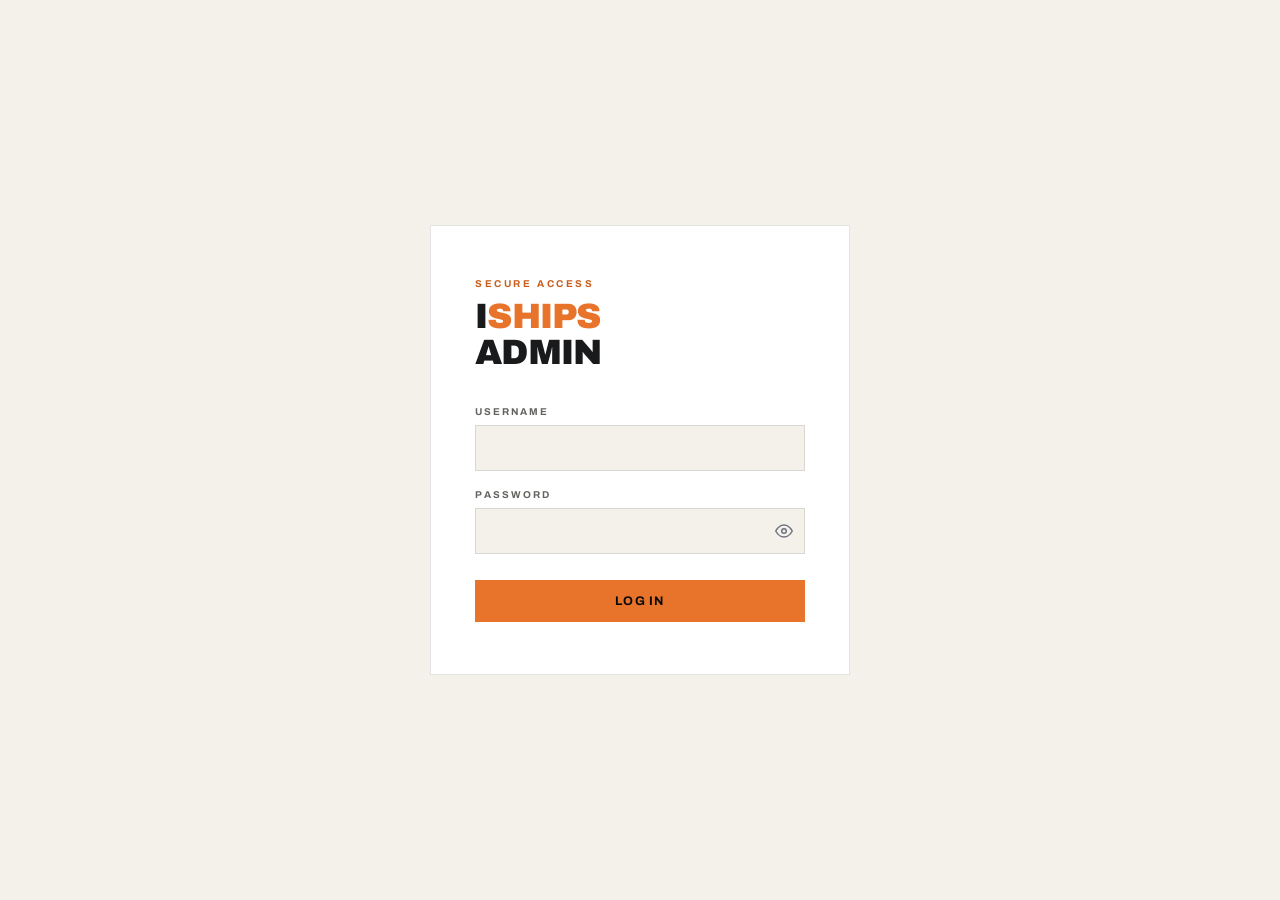
<file: admin.html>
<!DOCTYPE html>
<html lang="en">
<head>
  <meta charset="UTF-8">
  <meta name="viewport" content="width=device-width, initial-scale=1.0">
  <title>IShips Admin — Dashboard</title>
  <link rel="preconnect" href="https://fonts.googleapis.com">
  <link rel="preconnect" href="https://fonts.gstatic.com" crossorigin>
  <link href="https://fonts.googleapis.com/css2?family=Archivo:wght@400;600;700;800;900&family=Inter:wght@400;500;600&display=swap" rel="stylesheet">
  <style>
    :root {
      --bg:         #F4F1EA;
      --bg-2:       #ECE7DB;
      --bg-3:       #EDEAE4;
      --ink:        #191A1B;
      --muted:      #63645F;
      --amber:      #E8732B;
      --amber-lt:   #FF9A4D;
      --amber-dp:   #C85E1E;
      --line:       rgba(25,26,27,.12);
      --line-amb:   rgba(232,115,43,.35);
      --unread-bg:  #FFF8F3;
      --unread-bdr: rgba(232,115,43,.5);
      --red:        #C0392B;
      --sidebar-w:  262px;
      --header-h:   62px;
      --sidebar-bg: #1a1a1a;
    }

    *, *::before, *::after { margin: 0; padding: 0; box-sizing: border-box; }
    html, body { height: 100%; }

    body {
      background: var(--bg);
      color: var(--ink);
      font-family: 'Inter', sans-serif;
      -webkit-font-smoothing: antialiased;
    }

    a { color: inherit; text-decoration: none; }

    /* ═══════════════════════════════════════════
       LOGIN
    ═══════════════════════════════════════════ */
    #login-screen {
      min-height: 100vh;
      background: var(--bg);
      display: flex;
      align-items: center;
      justify-content: center;
      padding: 40px 24px;
    }

    .login-card {
      background: #fff;
      border: 1px solid var(--line);
      width: 100%;
      max-width: 420px;
      padding: 52px 44px;
    }

    .login-eyebrow {
      font-family: 'Archivo', sans-serif;
      font-weight: 700;
      font-size: .62rem;
      letter-spacing: .26em;
      text-transform: uppercase;
      color: var(--amber-dp);
      margin-bottom: 10px;
    }

    .login-brand {
      font-family: 'Archivo', sans-serif;
      font-weight: 900;
      font-size: 2.2rem;
      text-transform: uppercase;
      letter-spacing: -.02em;
      line-height: 1;
      color: var(--ink);
      margin-bottom: 36px;
    }

    .login-brand span { color: var(--amber); }

    .field { margin-bottom: 18px; }

    .field label {
      display: block;
      font-family: 'Archivo', sans-serif;
      font-weight: 700;
      font-size: .62rem;
      letter-spacing: .2em;
      text-transform: uppercase;
      color: var(--muted);
      margin-bottom: 8px;
    }

    .field input {
      width: 100%;
      padding: 13px 16px;
      border: 1px solid var(--line);
      background: var(--bg);
      color: var(--ink);
      font-family: 'Inter', sans-serif;
      font-size: .92rem;
      outline: none;
      transition: border-color .2s;
    }

    .field input:focus { border-color: var(--amber); }

    .password-wrap {
      position: relative;
    }

    .password-wrap input {
      padding-right: 44px;
    }

    .btn-pw-toggle {
      position: absolute;
      right: 0;
      top: 0;
      bottom: 0;
      width: 42px;
      display: flex;
      align-items: center;
      justify-content: center;
      background: none;
      border: none;
      cursor: pointer;
      color: #6b7280;
      padding: 0;
      transition: color .2s;
    }

    .btn-pw-toggle:hover { color: var(--amber); }

    .btn-pw-toggle svg {
      width: 18px;
      height: 18px;
      flex-shrink: 0;
    }

    .btn-login {
      display: inline-flex;
      align-items: center;
      justify-content: center;
      gap: 8px;
      background: var(--amber);
      color: #0A0A0B;
      padding: 14px 28px;
      font-family: 'Archivo', sans-serif;
      font-weight: 700;
      font-size: .78rem;
      letter-spacing: .1em;
      text-transform: uppercase;
      border: none;
      cursor: pointer;
      transition: background .22s;
      width: 100%;
      margin-top: 8px;
    }

    .btn-login:hover { background: var(--amber-lt); }
    .btn-login:disabled { opacity: .6; cursor: default; }

    .error-msg {
      background: #FEF2F2;
      border: 1px solid #FCA5A5;
      color: var(--red);
      font-size: .82rem;
      padding: 11px 14px;
      margin-top: 14px;
      display: none;
    }

    .error-msg.visible { display: block; }

    /* ═══════════════════════════════════════════
       APP SHELL
    ═══════════════════════════════════════════ */
    #app-screen {
      display: none;
      height: 100vh;
      overflow: hidden;
    }

    /* ── Sidebar ──────────────────────────────── */
    .sidebar {
      position: fixed;
      top: 0; left: 0; bottom: 0;
      width: var(--sidebar-w);
      background: var(--sidebar-bg);
      display: flex;
      flex-direction: column;
      z-index: 100;
      transition: transform .28s cubic-bezier(.4,0,.2,1);
    }

    .sidebar-brand {
      padding: 26px 24px 22px;
      border-bottom: 1px solid rgba(255,255,255,.08);
      flex-shrink: 0;
    }

    .sidebar-logo {
      font-family: 'Archivo', sans-serif;
      font-weight: 900;
      font-size: 1.55rem;
      text-transform: uppercase;
      letter-spacing: .02em;
      color: #F4F1EA;
      line-height: 1;
    }

    .sidebar-logo span { color: var(--amber); }

    .sidebar-portal-label {
      font-family: 'Archivo', sans-serif;
      font-weight: 700;
      font-size: .56rem;
      letter-spacing: .3em;
      text-transform: uppercase;
      color: rgba(244,241,234,.3);
      margin-top: 4px;
    }

    .sidebar-nav {
      flex: 1;
      padding: 16px 0 8px;
      overflow-y: auto;
    }

    .nav-section-label {
      font-family: 'Archivo', sans-serif;
      font-weight: 700;
      font-size: .54rem;
      letter-spacing: .26em;
      text-transform: uppercase;
      color: rgba(244,241,234,.25);
      padding: 0 24px 10px;
    }

    .nav-item {
      display: flex;
      align-items: center;
      gap: 11px;
      padding: 12px 24px;
      font-family: 'Archivo', sans-serif;
      font-weight: 700;
      font-size: .74rem;
      letter-spacing: .1em;
      text-transform: uppercase;
      color: rgba(244,241,234,.45);
      cursor: pointer;
      transition: color .18s, background .18s;
      border-left: 3px solid transparent;
      user-select: none;
      position: relative;
    }

    .nav-item:hover {
      color: rgba(244,241,234,.85);
      background: rgba(255,255,255,.04);
    }

    .nav-item.active {
      color: var(--amber);
      border-left-color: var(--amber);
      background: rgba(232,115,43,.09);
    }

    .nav-icon {
      width: 18px;
      font-style: normal;
      font-size: 1rem;
      text-align: center;
      flex-shrink: 0;
      opacity: .7;
    }

    .nav-item.active .nav-icon { opacity: 1; }

    .nav-badge {
      margin-left: auto;
      background: var(--amber);
      color: #0A0A0B;
      font-size: .52rem;
      font-weight: 900;
      letter-spacing: .04em;
      padding: 2px 7px;
      border-radius: 2px;
      min-width: 20px;
      text-align: center;
      line-height: 1.5;
    }

    .sidebar-footer {
      border-top: 1px solid rgba(255,255,255,.08);
      padding: 20px 24px;
      flex-shrink: 0;
    }

    .sidebar-identity {
      display: flex;
      align-items: center;
      gap: 12px;
      margin-bottom: 14px;
    }

    .avatar {
      width: 36px; height: 36px;
      background: var(--amber);
      display: flex;
      align-items: center;
      justify-content: center;
      font-family: 'Archivo', sans-serif;
      font-weight: 900;
      font-size: .82rem;
      color: #0A0A0B;
      flex-shrink: 0;
    }

    .identity-name {
      font-family: 'Archivo', sans-serif;
      font-weight: 700;
      font-size: .8rem;
      letter-spacing: .06em;
      text-transform: uppercase;
      color: #F4F1EA;
    }

    .identity-role {
      font-size: .68rem;
      color: rgba(244,241,234,.38);
      margin-top: 2px;
    }

    .btn-logout {
      display: flex;
      align-items: center;
      justify-content: center;
      gap: 8px;
      width: 100%;
      background: rgba(255,255,255,.04);
      border: 1px solid rgba(255,255,255,.1);
      color: rgba(244,241,234,.5);
      padding: 10px 16px;
      font-family: 'Archivo', sans-serif;
      font-weight: 700;
      font-size: .62rem;
      letter-spacing: .14em;
      text-transform: uppercase;
      cursor: pointer;
      transition: all .2s;
    }

    .btn-logout:hover {
      background: rgba(200,94,30,.14);
      border-color: var(--amber-dp);
      color: var(--amber-lt);
    }

    /* ── Main area ────────────────────────────── */
    .main-area {
      margin-left: var(--sidebar-w);
      height: 100vh;
      flex: 1;
      min-width: 0;
      display: flex;
      flex-direction: column;
      overflow: hidden;
    }

    .topbar {
      height: var(--header-h);
      background: #fff;
      border-bottom: 1px solid var(--line);
      display: flex;
      align-items: center;
      padding: 0 32px;
      gap: 14px;
      flex-shrink: 0;
    }

    .topbar-hamburger {
      display: none;
      background: none;
      border: none;
      cursor: pointer;
      padding: 4px;
      color: var(--ink);
      font-size: 1.25rem;
      line-height: 1;
      flex-shrink: 0;
    }

    .topbar-title {
      font-family: 'Archivo', sans-serif;
      font-weight: 900;
      font-size: 1.05rem;
      text-transform: uppercase;
      letter-spacing: .06em;
      color: var(--ink);
      flex: 1;
    }

    .topbar-right {
      display: flex;
      align-items: center;
      gap: 14px;
      flex-shrink: 0;
    }

    .live-indicator {
      display: flex;
      align-items: center;
      gap: 6px;
      font-family: 'Archivo', sans-serif;
      font-weight: 700;
      font-size: .6rem;
      letter-spacing: .18em;
      text-transform: uppercase;
      color: #27ae60;
    }

    .live-dot {
      width: 7px; height: 7px;
      background: #27ae60;
      border-radius: 50%;
      animation: pulse 2s ease-in-out infinite;
    }

    @keyframes pulse {
      0%, 100% { opacity: 1; transform: scale(1); }
      50% { opacity: .45; transform: scale(.7); }
    }

    .topbar-clock {
      font-family: 'Archivo', sans-serif;
      font-weight: 700;
      font-size: .7rem;
      letter-spacing: .06em;
      color: var(--muted);
      background: var(--bg);
      padding: 6px 12px;
      border: 1px solid var(--line);
      white-space: nowrap;
    }

    .main-content {
      flex: 1;
      overflow-y: auto;
      padding: 36px 40px 72px;
    }

    /* mobile overlay */
    .sidebar-overlay {
      display: none;
      position: fixed;
      inset: 0;
      background: rgba(0,0,0,.55);
      z-index: 99;
    }

    /* ═══════════════════════════════════════════
       VIEWS
    ═══════════════════════════════════════════ */
    .view { display: none; }
    .view.active { display: block; }

    .view-eyebrow {
      font-family: 'Archivo', sans-serif;
      font-weight: 700;
      font-size: .6rem;
      letter-spacing: .28em;
      text-transform: uppercase;
      color: var(--amber-dp);
      margin-bottom: 6px;
    }

    .view-title {
      font-family: 'Archivo', sans-serif;
      font-weight: 900;
      font-size: 2rem;
      text-transform: uppercase;
      letter-spacing: -.02em;
      line-height: 1;
      color: var(--ink);
      margin-bottom: 32px;
    }

    /* ── Stat cards ── */
    .stat-grid {
      display: grid;
      grid-template-columns: repeat(auto-fit, minmax(175px, 1fr));
      gap: 14px;
      margin-bottom: 32px;
    }

    .stat-card {
      background: #fff;
      border: 1px solid var(--line);
      padding: 20px 22px 18px;
      position: relative;
      overflow: hidden;
      transition: border-color .2s, box-shadow .2s;
    }

    .stat-card:hover {
      border-color: rgba(232,115,43,.28);
      box-shadow: 0 4px 18px rgba(0,0,0,.06);
    }

    .stat-card::before {
      content: '';
      position: absolute;
      top: 0; left: 0;
      width: 100%; height: 3px;
      background: var(--line);
    }

    .stat-card.accent::before  { background: var(--amber); }
    .stat-card.alert::before   { background: var(--amber-dp); }

    .stat-label {
      font-family: 'Archivo', sans-serif;
      font-weight: 700;
      font-size: .58rem;
      letter-spacing: .2em;
      text-transform: uppercase;
      color: var(--muted);
      margin-bottom: 10px;
    }

    .stat-value {
      font-family: 'Archivo', sans-serif;
      font-weight: 900;
      font-size: 2.3rem;
      letter-spacing: -.04em;
      line-height: 1;
      color: var(--ink);
    }

    .stat-card.accent .stat-value { color: var(--amber-dp); }
    .stat-card.alert .stat-value  { color: var(--amber-dp); }

    .stat-sub {
      font-size: .7rem;
      color: var(--muted);
      margin-top: 6px;
    }

    /* ── Two-panel row ── */
    .dash-panels {
      display: grid;
      grid-template-columns: 1fr 320px;
      gap: 20px;
    }

    .panel {
      background: #fff;
      border: 1px solid var(--line);
      display: flex;
      flex-direction: column;
    }

    .panel-header {
      padding: 16px 22px 14px;
      border-bottom: 1px solid var(--line);
      display: flex;
      align-items: center;
      justify-content: space-between;
      flex-shrink: 0;
    }

    .panel-title {
      font-family: 'Archivo', sans-serif;
      font-weight: 800;
      font-size: .74rem;
      letter-spacing: .14em;
      text-transform: uppercase;
      color: var(--ink);
    }

    .panel-link {
      font-family: 'Archivo', sans-serif;
      font-weight: 700;
      font-size: .62rem;
      letter-spacing: .1em;
      text-transform: uppercase;
      color: var(--amber-dp);
      cursor: pointer;
      transition: color .16s;
      user-select: none;
    }

    .panel-link:hover { color: var(--amber); }

    /* recent activity items */
    .activity-item {
      display: flex;
      align-items: flex-start;
      gap: 12px;
      padding: 13px 22px;
      border-bottom: 1px solid var(--line);
      transition: background .15s;
    }

    .activity-item:last-child { border-bottom: none; }
    .activity-item:hover { background: var(--bg-3); }

    .activity-dot {
      width: 7px; height: 7px;
      background: var(--amber);
      border-radius: 50%;
      margin-top: 5px;
      flex-shrink: 0;
    }

    .activity-dot-placeholder {
      width: 7px;
      flex-shrink: 0;
    }

    .activity-avatar {
      width: 30px; height: 30px;
      background: var(--bg-2);
      border: 1px solid var(--line);
      display: flex;
      align-items: center;
      justify-content: center;
      font-family: 'Archivo', sans-serif;
      font-weight: 900;
      font-size: .72rem;
      color: var(--amber-dp);
      flex-shrink: 0;
      text-transform: uppercase;
    }

    .activity-info { flex: 1; min-width: 0; }

    .activity-name {
      font-family: 'Archivo', sans-serif;
      font-weight: 700;
      font-size: .8rem;
      text-transform: uppercase;
      letter-spacing: .02em;
      color: var(--ink);
      white-space: nowrap;
      overflow: hidden;
      text-overflow: ellipsis;
    }

    .activity-div {
      font-size: .7rem;
      color: var(--muted);
      margin-top: 1px;
    }

    .activity-time {
      font-family: 'Archivo', sans-serif;
      font-weight: 600;
      font-size: .64rem;
      color: var(--muted);
      white-space: nowrap;
      flex-shrink: 0;
      margin-top: 2px;
    }

    /* overview rows */
    .ov-row {
      display: flex;
      align-items: center;
      justify-content: space-between;
      padding: 13px 22px;
      border-bottom: 1px solid var(--line);
    }

    .ov-row:last-child { border-bottom: none; }

    .ov-label {
      font-family: 'Archivo', sans-serif;
      font-weight: 700;
      font-size: .66rem;
      letter-spacing: .14em;
      text-transform: uppercase;
      color: var(--muted);
    }

    .ov-value {
      font-family: 'Archivo', sans-serif;
      font-weight: 800;
      font-size: .86rem;
      color: var(--ink);
    }

    .ov-value.amber { color: var(--amber-dp); }

    .live-pill {
      display: inline-flex;
      align-items: center;
      gap: 5px;
      font-family: 'Archivo', sans-serif;
      font-weight: 700;
      font-size: .6rem;
      letter-spacing: .12em;
      text-transform: uppercase;
      color: #27ae60;
      border: 1px solid rgba(39,174,96,.3);
      background: rgba(39,174,96,.07);
      padding: 3px 10px;
    }

    .live-pill-dot {
      width: 5px; height: 5px;
      background: #27ae60;
      border-radius: 50%;
      animation: pulse 2s ease-in-out infinite;
    }

    /* ── Inquiries view ── */
    .inq-toolbar {
      display: flex;
      align-items: flex-start;
      justify-content: space-between;
      gap: 14px;
      flex-wrap: wrap;
      margin-bottom: 22px;
    }

    .inq-toolbar-left { display: flex; flex-direction: column; gap: 10px; }

    .filter-row {
      display: flex;
      align-items: center;
      gap: 6px;
      flex-wrap: wrap;
    }

    .filter-btn {
      font-family: 'Archivo', sans-serif;
      font-weight: 700;
      font-size: .6rem;
      letter-spacing: .12em;
      text-transform: uppercase;
      padding: 7px 13px;
      border: 1px solid var(--line);
      background: transparent;
      color: var(--muted);
      cursor: pointer;
      transition: all .18s;
    }

    .filter-btn:hover { border-color: var(--amber); color: var(--amber-dp); }

    .filter-btn.active {
      background: var(--amber);
      border-color: var(--amber);
      color: #0A0A0B;
    }

    .search-wrap { position: relative; }

    .search-icon {
      position: absolute;
      left: 11px; top: 50%;
      transform: translateY(-50%);
      color: var(--muted);
      font-size: .95rem;
      pointer-events: none;
      line-height: 1;
    }

    .search-input {
      background: #fff;
      border: 1px solid var(--line);
      padding: 8px 14px 8px 32px;
      font-family: 'Inter', sans-serif;
      font-size: .82rem;
      color: var(--ink);
      outline: none;
      width: 240px;
      transition: border-color .2s;
    }

    .search-input::placeholder { color: var(--muted); }
    .search-input:focus { border-color: var(--amber); }

    .inq-toolbar-right { display: flex; align-items: center; gap: 8px; }

    .btn-ghost {
      display: inline-flex;
      align-items: center;
      gap: 6px;
      background: transparent;
      border: 1px solid var(--line);
      color: var(--muted);
      padding: 8px 16px;
      font-family: 'Archivo', sans-serif;
      font-weight: 700;
      font-size: .62rem;
      letter-spacing: .1em;
      text-transform: uppercase;
      cursor: pointer;
      transition: all .18s;
    }

    .btn-ghost:hover { border-color: var(--amber); color: var(--amber-dp); }
    .btn-ghost:disabled { opacity: .5; cursor: default; }

    /* inquiry cards */
    .inquiry-list { display: flex; flex-direction: column; gap: 12px; }

    .inquiry-card {
      background: #fff;
      border: 1px solid var(--line);
      padding: 24px 28px;
      transition: border-color .2s, box-shadow .2s;
    }

    .inquiry-card:hover {
      border-color: rgba(232,115,43,.22);
      box-shadow: 0 2px 14px rgba(0,0,0,.05);
    }

    .inquiry-card.unread {
      background: var(--unread-bg);
      border-color: var(--unread-bdr);
    }

    .inquiry-card-top {
      display: flex;
      align-items: flex-start;
      justify-content: space-between;
      gap: 16px;
      flex-wrap: wrap;
      margin-bottom: 14px;
    }

    .inquiry-name-block { display: flex; align-items: center; gap: 10px; flex-wrap: wrap; }

    .inquiry-name {
      font-family: 'Archivo', sans-serif;
      font-weight: 800;
      font-size: 1.05rem;
      text-transform: uppercase;
      letter-spacing: -.01em;
      color: var(--ink);
    }

    .badge-new {
      font-family: 'Archivo', sans-serif;
      font-weight: 800;
      font-size: .54rem;
      letter-spacing: .22em;
      text-transform: uppercase;
      background: var(--amber);
      color: #0A0A0B;
      padding: 3px 9px;
    }

    .inquiry-date {
      font-size: .72rem;
      color: var(--muted);
      font-family: 'Archivo', sans-serif;
      font-weight: 600;
      letter-spacing: .04em;
      white-space: nowrap;
    }

    .inquiry-meta {
      display: grid;
      grid-template-columns: repeat(auto-fill, minmax(190px, 1fr));
      gap: 10px 24px;
      margin-bottom: 16px;
    }

    .meta-item { display: flex; flex-direction: column; gap: 3px; }

    .meta-label {
      font-family: 'Archivo', sans-serif;
      font-weight: 700;
      font-size: .56rem;
      letter-spacing: .22em;
      text-transform: uppercase;
      color: var(--muted);
    }

    .meta-value { font-size: .86rem; color: var(--ink); }

    .meta-value a {
      color: var(--amber-dp);
      text-decoration: underline;
      text-underline-offset: 2px;
    }

    .meta-value a:hover { color: var(--amber); }

    .inquiry-message {
      background: var(--bg-2);
      border-left: 3px solid var(--amber);
      padding: 14px 18px;
      font-size: .86rem;
      line-height: 1.65;
      color: var(--ink);
      white-space: pre-wrap;
      word-break: break-word;
      margin-bottom: 16px;
    }

    .inquiry-footer {
      display: flex;
      align-items: center;
      justify-content: flex-end;
    }

    .btn-read {
      display: inline-flex;
      align-items: center;
      gap: 6px;
      background: var(--ink);
      color: var(--bg);
      padding: 9px 18px;
      font-family: 'Archivo', sans-serif;
      font-weight: 700;
      font-size: .62rem;
      letter-spacing: .1em;
      text-transform: uppercase;
      border: none;
      cursor: pointer;
      transition: background .18s;
    }

    .btn-read:hover { background: var(--amber-dp); color: #fff; }
    .btn-read:disabled { opacity: .55; cursor: default; }

    /* state placeholders */
    .state-msg {
      text-align: center;
      padding: 60px 24px;
      color: var(--muted);
    }

    .state-msg .icon { font-size: 2.2rem; margin-bottom: 12px; opacity: .4; }

    .state-msg p {
      font-family: 'Archivo', sans-serif;
      font-weight: 700;
      font-size: .76rem;
      letter-spacing: .14em;
      text-transform: uppercase;
    }

    /* spinner */
    .spinner {
      display: inline-block;
      width: 13px; height: 13px;
      border: 2px solid rgba(232,115,43,.3);
      border-top-color: var(--amber);
      border-radius: 50%;
      animation: spin .6s linear infinite;
      vertical-align: middle;
      flex-shrink: 0;
    }

    @keyframes spin { to { transform: rotate(360deg); } }

    .stat-card.clickable {
      cursor: pointer;
      user-select: none;
    }

    .stat-card.clickable:hover {
      border-color: var(--amber);
      box-shadow: 0 4px 20px rgba(232,115,43,.14);
    }

    .stat-card.clickable .stat-sub {
      color: var(--amber-dp);
    }

    .filter-status-bar {
      display: none;
      font-family: 'Archivo', sans-serif;
      font-weight: 700;
      font-size: .72rem;
      letter-spacing: .12em;
      text-transform: uppercase;
      color: var(--amber-dp);
      margin-bottom: 16px;
      padding: 8px 14px;
      background: rgba(232,115,43,.07);
      border-left: 3px solid var(--amber);
    }

    /* ═══════════════════════════════════════════
       RESPONSIVE
    ═══════════════════════════════════════════ */
    @media (max-width: 960px) {
      .dash-panels { grid-template-columns: 1fr; }
    }

    @media (max-width: 768px) {
      .sidebar { transform: translateX(-100%); }
      .sidebar.open { transform: translateX(0); }
      .sidebar-overlay.visible { display: block; }
      .main-area { margin-left: 0; }
      .topbar { padding: 0 18px; }
      .topbar-hamburger { display: flex; }
      .topbar-clock { font-size: .64rem; padding: 5px 10px; }
      .main-content { padding: 24px 20px 56px; }
      .stat-grid { grid-template-columns: repeat(2, 1fr); gap: 10px; }
      .inquiry-card { padding: 18px 16px; }
      .inquiry-meta { grid-template-columns: 1fr 1fr; }
    }

    @media (max-width: 500px) {
      .topbar-right .live-indicator { display: none; }
      .inq-toolbar { flex-direction: column; }
      .search-input { width: 100%; }
      .search-wrap { width: 100%; }
      .inq-toolbar-right { width: 100%; }
      .btn-ghost { flex: 1; justify-content: center; }
      .stat-grid { grid-template-columns: 1fr 1fr; }
    }

    /* ═══════════════════════════════════════════
       SITE SETTINGS VIEW
    ═══════════════════════════════════════════ */
    .settings-section {
      background: #fff;
      border: 1px solid var(--line);
      margin-bottom: 20px;
    }

    .settings-section-header {
      padding: 16px 22px 14px;
      border-bottom: 1px solid var(--line);
    }

    .settings-section-title {
      font-family: 'Archivo', sans-serif;
      font-weight: 800;
      font-size: .74rem;
      letter-spacing: .14em;
      text-transform: uppercase;
      color: var(--ink);
    }

    .settings-grid {
      display: grid;
      grid-template-columns: repeat(auto-fill, minmax(260px, 1fr));
    }

    .settings-field {
      padding: 20px 22px;
      border-right: 1px solid var(--line);
      border-bottom: 1px solid var(--line);
    }

    .settings-field:last-child { border-bottom: none; }

    .settings-field label {
      display: block;
      font-family: 'Archivo', sans-serif;
      font-weight: 700;
      font-size: .58rem;
      letter-spacing: .22em;
      text-transform: uppercase;
      color: var(--muted);
      margin-bottom: 8px;
    }

    .settings-field input {
      width: 100%;
      padding: 11px 14px;
      border: 1px solid var(--line);
      background: var(--bg);
      color: var(--ink);
      font-family: 'Inter', sans-serif;
      font-size: .88rem;
      outline: none;
      transition: border-color .2s;
    }

    .settings-field input:focus { border-color: var(--amber); }
    .settings-field input:disabled { opacity: .55; }

    .settings-actions {
      display: flex;
      align-items: center;
      gap: 16px;
      flex-wrap: wrap;
      padding-top: 4px;
      padding-bottom: 8px;
    }

    .btn-save {
      display: inline-flex;
      align-items: center;
      justify-content: center;
      gap: 8px;
      background: var(--amber);
      color: #0A0A0B;
      padding: 13px 28px;
      font-family: 'Archivo', sans-serif;
      font-weight: 700;
      font-size: .76rem;
      letter-spacing: .1em;
      text-transform: uppercase;
      border: none;
      cursor: pointer;
      transition: background .22s;
      flex-shrink: 0;
    }

    .btn-save:hover { background: var(--amber-lt); }
    .btn-save:disabled { opacity: .6; cursor: default; }

    .settings-success {
      display: none;
      background: rgba(39,174,96,.1);
      border: 1px solid rgba(39,174,96,.35);
      color: #1e8449;
      font-family: 'Archivo', sans-serif;
      font-weight: 700;
      font-size: .72rem;
      letter-spacing: .1em;
      text-transform: uppercase;
      padding: 11px 16px;
    }

    .settings-success.visible { display: block; }

    .settings-fetch-error {
      display: none;
      background: #FEF2F2;
      border: 1px solid #FCA5A5;
      color: var(--red);
      font-size: .82rem;
      padding: 11px 16px;
      margin: 16px 22px;
    }

    .settings-fetch-error.visible { display: block; }

    .settings-save-error {
      display: none;
      background: #FEF2F2;
      border: 1px solid #FCA5A5;
      color: var(--red);
      font-family: 'Archivo', sans-serif;
      font-weight: 700;
      font-size: .72rem;
      letter-spacing: .08em;
      text-transform: uppercase;
      padding: 11px 16px;
    }

    .settings-save-error.visible { display: block; }

    @media (max-width: 768px) {
      .settings-grid { grid-template-columns: 1fr; }
      .settings-field { border-right: none; border-bottom: 1px solid var(--line); }
    }

    /* ═══════════════════════════════════════════
       CHANGE PASSWORD VIEW
    ═══════════════════════════════════════════ */
    .chpw-card {
      background: #fff;
      border: 1px solid var(--line);
      max-width: 480px;
    }

    .chpw-card-header {
      padding: 16px 22px 14px;
      border-bottom: 1px solid var(--line);
    }

    .chpw-card-title {
      font-family: 'Archivo', sans-serif;
      font-weight: 800;
      font-size: .74rem;
      letter-spacing: .14em;
      text-transform: uppercase;
      color: var(--ink);
    }

    .chpw-body {
      padding: 28px 28px 24px;
    }

    .chpw-success {
      display: none;
      background: rgba(39,174,96,.1);
      border: 1px solid rgba(39,174,96,.35);
      color: #1e8449;
      font-family: 'Archivo', sans-serif;
      font-weight: 700;
      font-size: .72rem;
      letter-spacing: .1em;
      text-transform: uppercase;
      padding: 11px 16px;
      margin-bottom: 20px;
      line-height: 1.5;
    }

    .chpw-success.visible { display: block; }

    .chpw-error {
      display: none;
      background: #FEF2F2;
      border: 1px solid #FCA5A5;
      color: var(--red);
      font-family: 'Archivo', sans-serif;
      font-weight: 700;
      font-size: .72rem;
      letter-spacing: .08em;
      text-transform: uppercase;
      padding: 11px 16px;
      margin-bottom: 20px;
    }

    .chpw-error.visible { display: block; }
  </style>
</head>
<body>

<!-- ═══════════════════════════════════════════
     LOGIN
═══════════════════════════════════════════ -->
<div id="login-screen">
  <div class="login-card">
    <div class="login-eyebrow">Secure Access</div>
    <div class="login-brand">I<span>SHIPS</span><br>Admin</div>
    <form id="login-form" autocomplete="off">
      <div class="field">
        <label for="username">Username</label>
        <input type="text" id="username" name="username" autocomplete="username" required>
      </div>
      <div class="field">
        <label for="password">Password</label>
        <div class="password-wrap">
          <input type="password" id="password" name="password" autocomplete="current-password" required>
          <button type="button" class="btn-pw-toggle" id="pw-toggle" aria-label="Show password">
            <!-- eye icon (shown when password is hidden) -->
            <svg id="icon-eye" xmlns="http://www.w3.org/2000/svg" viewBox="0 0 24 24" fill="none" stroke="currentColor" stroke-width="2" stroke-linecap="round" stroke-linejoin="round">
              <path d="M1 12S5 4 12 4s11 8 11 8-4 8-11 8S1 12 1 12z"/>
              <circle cx="12" cy="12" r="3"/>
            </svg>
            <!-- eye-off icon (shown when password is visible) -->
            <svg id="icon-eye-off" xmlns="http://www.w3.org/2000/svg" viewBox="0 0 24 24" fill="none" stroke="currentColor" stroke-width="2" stroke-linecap="round" stroke-linejoin="round" style="display:none">
              <path d="M17.94 17.94A10.94 10.94 0 0 1 12 20C5 20 1 12 1 12a18.9 18.9 0 0 1 5.06-6.06"/>
              <path d="M9.9 4.24A9.12 9.12 0 0 1 12 4c7 0 11 8 11 8a18.5 18.5 0 0 1-2.16 3.19"/>
              <line x1="1" y1="1" x2="23" y2="23"/>
            </svg>
          </button>
        </div>
      </div>
      <button type="submit" class="btn-login" id="login-btn">Log In</button>
      <div class="error-msg" id="login-error"></div>
    </form>
  </div>
</div>

<!-- ═══════════════════════════════════════════
     APP
═══════════════════════════════════════════ -->
<div id="app-screen">

  <div class="sidebar-overlay" id="sidebar-overlay"></div>

  <!-- Sidebar -->
  <aside class="sidebar" id="sidebar">
    <div class="sidebar-brand">
      <div class="sidebar-logo">I<span>SHIPS</span></div>
      <div class="sidebar-portal-label">Admin Portal</div>
    </div>

    <nav class="sidebar-nav">
      <div class="nav-section-label">Navigation</div>

      <div class="nav-item active" id="nav-dashboard" data-view="dashboard">
        <span class="nav-icon">◈</span>
        Dashboard
      </div>

      <div class="nav-item" id="nav-inquiries" data-view="inquiries">
        <span class="nav-icon">◻</span>
        Inquiries
        <span class="nav-badge" id="nav-badge" style="display:none"></span>
      </div>

      <div class="nav-item" id="nav-settings" data-view="settings">
        <span class="nav-icon">⚙</span>
        Site Settings
      </div>

      <div class="nav-item" id="nav-change-password" data-view="change-password">
        <span class="nav-icon">⚷</span>
        Change Password
      </div>
    </nav>

    <div class="sidebar-footer">
      <div class="sidebar-identity">
        <div class="avatar">A</div>
        <div>
          <div class="identity-name">Admin</div>
          <div class="identity-role">IShips Owner</div>
        </div>
      </div>
      <button class="btn-logout" id="logout-btn">⏻ &nbsp;Log Out</button>
    </div>
  </aside>

  <!-- Main -->
  <main class="main-area">
    <div class="topbar">
      <button class="topbar-hamburger" id="hamburger-btn" aria-label="Toggle menu">&#9776;</button>
      <div class="topbar-title" id="topbar-title">Dashboard</div>
      <div class="topbar-right">
        <div class="live-indicator">
          <div class="live-dot"></div>
          Live
        </div>
        <div class="topbar-clock" id="topbar-clock">--:--:-- GST</div>
      </div>
    </div>

    <div class="main-content">

      <!-- ── Dashboard view ── -->
      <div class="view active" id="view-dashboard">
        <div class="view-eyebrow">Overview</div>
        <div class="view-title">Dashboard</div>

        <div class="stat-grid">
          <div class="stat-card accent">
            <div class="stat-label">Total Inquiries</div>
            <div class="stat-value" id="d-total">—</div>
            <div class="stat-sub">All time</div>
          </div>
          <div class="stat-card alert">
            <div class="stat-label">Unread</div>
            <div class="stat-value" id="d-unread">—</div>
            <div class="stat-sub">Awaiting review</div>
          </div>
          <div class="stat-card">
            <div class="stat-label">This Week</div>
            <div class="stat-value" id="d-week">—</div>
            <div class="stat-sub">Last 7 days</div>
          </div>
          <div class="stat-card clickable" data-division="Scrap">
            <div class="stat-label">Scrap Trading</div>
            <div class="stat-value" id="d-scrap">—</div>
            <div class="stat-sub">Filter inquiries ↗</div>
          </div>
          <div class="stat-card clickable" data-division="Spare Parts">
            <div class="stat-label">Spare Parts</div>
            <div class="stat-value" id="d-spare">—</div>
            <div class="stat-sub">Filter inquiries ↗</div>
          </div>
          <div class="stat-card clickable" data-division="Import-Export">
            <div class="stat-label">Import / Export</div>
            <div class="stat-value" id="d-impexp">—</div>
            <div class="stat-sub">Filter inquiries ↗</div>
          </div>
          <div class="stat-card clickable" data-division="Other">
            <div class="stat-label">Other</div>
            <div class="stat-value" id="d-other">—</div>
            <div class="stat-sub">Filter inquiries ↗</div>
          </div>
        </div>

        <div class="dash-panels">
          <div class="panel">
            <div class="panel-header">
              <span class="panel-title">Recent Activity</span>
              <span class="panel-link" id="view-all-link">View All →</span>
            </div>
            <div id="activity-list">
              <div class="state-msg"><div class="icon">⏳</div><p>Loading…</p></div>
            </div>
          </div>

          <div class="panel">
            <div class="panel-header">
              <span class="panel-title">Quick Overview</span>
            </div>
            <div class="ov-row">
              <span class="ov-label">Total Inquiries</span>
              <span class="ov-value" id="ov-total">—</span>
            </div>
            <div class="ov-row">
              <span class="ov-label">Unread</span>
              <span class="ov-value amber" id="ov-unread">—</span>
            </div>
            <div class="ov-row">
              <span class="ov-label">This Week</span>
              <span class="ov-value" id="ov-week">—</span>
            </div>
            <div class="ov-row">
              <span class="ov-label">Scrap Trading</span>
              <span class="ov-value" id="ov-scrap">—</span>
            </div>
            <div class="ov-row">
              <span class="ov-label">Spare Parts</span>
              <span class="ov-value" id="ov-spare">—</span>
            </div>
            <div class="ov-row">
              <span class="ov-label">Import / Export</span>
              <span class="ov-value" id="ov-impexp">—</span>
            </div>
            <div class="ov-row">
              <span class="ov-label">Website</span>
              <span class="live-pill"><span class="live-pill-dot"></span>Live</span>
            </div>
          </div>
        </div>
      </div><!-- /view-dashboard -->

      <!-- ── Inquiries view ── -->
      <div class="view" id="view-inquiries">
        <div class="view-eyebrow">Inquiry Management</div>
        <div class="view-title">Inquiries</div>

        <div class="inq-toolbar">
          <div class="inq-toolbar-left">
            <div class="filter-row" id="filter-row">
              <button class="filter-btn active" data-filter="all">All</button>
              <button class="filter-btn" data-filter="unread">Unread</button>
              <button class="filter-btn" data-filter="Scrap">Scrap</button>
              <button class="filter-btn" data-filter="Spare Parts">Spare Parts</button>
              <button class="filter-btn" data-filter="Import-Export">Import / Export</button>
              <button class="filter-btn" data-filter="Other">Other</button>
            </div>
            <div class="search-wrap">
              <span class="search-icon">&#9906;</span>
              <input type="text" class="search-input" id="search-input" placeholder="Search name, email, message…">
            </div>
          </div>
          <div class="inq-toolbar-right">
            <button class="btn-ghost" id="refresh-btn">&#8635; Refresh</button>
          </div>
        </div>

        <div class="filter-status-bar" id="filter-status"></div>

        <div id="inquiry-list-wrap">
          <div class="state-msg"><div class="icon">⏳</div><p>Loading inquiries…</p></div>
        </div>
      </div><!-- /view-inquiries -->

      <!-- ── Site Settings view ── -->
      <div class="view" id="view-settings">
        <div class="view-eyebrow">Configuration</div>
        <div class="view-title">Site Settings</div>

        <div class="settings-fetch-error" id="settings-fetch-error"></div>

        <div class="settings-section">
          <div class="settings-section-header">
            <div class="settings-section-title">Contact Details</div>
          </div>
          <div class="settings-grid">
            <div class="settings-field">
              <label for="s-phone">Phone</label>
              <input type="text" id="s-phone" name="phone" placeholder="+971 XX XXX XXXX" disabled>
            </div>
            <div class="settings-field">
              <label for="s-whatsapp">WhatsApp</label>
              <input type="text" id="s-whatsapp" name="whatsapp" placeholder="+971 XX XXX XXXX" disabled>
            </div>
            <div class="settings-field">
              <label for="s-email">Email</label>
              <input type="text" id="s-email" name="email" placeholder="info@iships.ae" disabled>
            </div>
            <div class="settings-field">
              <label for="s-address">Address</label>
              <input type="text" id="s-address" name="address" placeholder="Dubai, UAE" disabled>
            </div>
            <div class="settings-field">
              <label for="s-tradeHours">Trade Hours</label>
              <input type="text" id="s-tradeHours" name="tradeHours" placeholder="Mon–Fri, 09:00–18:00" disabled>
            </div>
          </div>
        </div>

        <div class="settings-section">
          <div class="settings-section-header">
            <div class="settings-section-title">Social Links</div>
          </div>
          <div class="settings-grid">
            <div class="settings-field">
              <label for="s-facebook">Facebook URL</label>
              <input type="text" id="s-facebook" name="facebook" placeholder="https://facebook.com/…" disabled>
            </div>
            <div class="settings-field">
              <label for="s-instagram">Instagram URL</label>
              <input type="text" id="s-instagram" name="instagram" placeholder="https://instagram.com/…" disabled>
            </div>
            <div class="settings-field">
              <label for="s-linkedin">LinkedIn URL</label>
              <input type="text" id="s-linkedin" name="linkedin" placeholder="https://linkedin.com/in/…" disabled>
            </div>
          </div>
        </div>

        <div class="settings-actions">
          <button class="btn-save" id="save-settings-btn" disabled>Save Changes</button>
          <div class="settings-success" id="settings-success">&#10003; Settings Updated</div>
          <div class="settings-save-error" id="settings-save-error"></div>
        </div>
      </div><!-- /view-settings -->

      <!-- ── Change Password view ── -->
      <div class="view" id="view-change-password">
        <div class="view-eyebrow">Security</div>
        <div class="view-title">Change Password</div>

        <div class="chpw-card">
          <div class="chpw-card-header">
            <div class="chpw-card-title">Update Admin Password</div>
          </div>
          <div class="chpw-body">
            <div class="chpw-success" id="chpw-success">&#10003; Password changed successfully. Use your new password the next time you log in.</div>
            <div class="chpw-error" id="chpw-error"></div>

            <div class="field">
              <label for="chpw-current">Current Password</label>
              <div class="password-wrap">
                <input type="password" id="chpw-current" autocomplete="current-password">
                <button type="button" class="btn-pw-toggle chpw-toggle" data-target="chpw-current" aria-label="Show password">
                  <svg xmlns="http://www.w3.org/2000/svg" viewBox="0 0 24 24" fill="none" stroke="currentColor" stroke-width="2" stroke-linecap="round" stroke-linejoin="round"><path d="M1 12S5 4 12 4s11 8 11 8-4 8-11 8S1 12 1 12z"/><circle cx="12" cy="12" r="3"/></svg>
                  <svg xmlns="http://www.w3.org/2000/svg" viewBox="0 0 24 24" fill="none" stroke="currentColor" stroke-width="2" stroke-linecap="round" stroke-linejoin="round" style="display:none"><path d="M17.94 17.94A10.94 10.94 0 0 1 12 20C5 20 1 12 1 12a18.9 18.9 0 0 1 5.06-6.06"/><path d="M9.9 4.24A9.12 9.12 0 0 1 12 4c7 0 11 8 11 8a18.5 18.5 0 0 1-2.16 3.19"/><line x1="1" y1="1" x2="23" y2="23"/></svg>
                </button>
              </div>
            </div>

            <div class="field">
              <label for="chpw-new">New Password</label>
              <div class="password-wrap">
                <input type="password" id="chpw-new" autocomplete="new-password">
                <button type="button" class="btn-pw-toggle chpw-toggle" data-target="chpw-new" aria-label="Show password">
                  <svg xmlns="http://www.w3.org/2000/svg" viewBox="0 0 24 24" fill="none" stroke="currentColor" stroke-width="2" stroke-linecap="round" stroke-linejoin="round"><path d="M1 12S5 4 12 4s11 8 11 8-4 8-11 8S1 12 1 12z"/><circle cx="12" cy="12" r="3"/></svg>
                  <svg xmlns="http://www.w3.org/2000/svg" viewBox="0 0 24 24" fill="none" stroke="currentColor" stroke-width="2" stroke-linecap="round" stroke-linejoin="round" style="display:none"><path d="M17.94 17.94A10.94 10.94 0 0 1 12 20C5 20 1 12 1 12a18.9 18.9 0 0 1 5.06-6.06"/><path d="M9.9 4.24A9.12 9.12 0 0 1 12 4c7 0 11 8 11 8a18.5 18.5 0 0 1-2.16 3.19"/><line x1="1" y1="1" x2="23" y2="23"/></svg>
                </button>
              </div>
            </div>

            <div class="field">
              <label for="chpw-confirm">Confirm New Password</label>
              <div class="password-wrap">
                <input type="password" id="chpw-confirm" autocomplete="new-password">
                <button type="button" class="btn-pw-toggle chpw-toggle" data-target="chpw-confirm" aria-label="Show password">
                  <svg xmlns="http://www.w3.org/2000/svg" viewBox="0 0 24 24" fill="none" stroke="currentColor" stroke-width="2" stroke-linecap="round" stroke-linejoin="round"><path d="M1 12S5 4 12 4s11 8 11 8-4 8-11 8S1 12 1 12z"/><circle cx="12" cy="12" r="3"/></svg>
                  <svg xmlns="http://www.w3.org/2000/svg" viewBox="0 0 24 24" fill="none" stroke="currentColor" stroke-width="2" stroke-linecap="round" stroke-linejoin="round" style="display:none"><path d="M17.94 17.94A10.94 10.94 0 0 1 12 20C5 20 1 12 1 12a18.9 18.9 0 0 1 5.06-6.06"/><path d="M9.9 4.24A9.12 9.12 0 0 1 12 4c7 0 11 8 11 8a18.5 18.5 0 0 1-2.16 3.19"/><line x1="1" y1="1" x2="23" y2="23"/></svg>
                </button>
              </div>
            </div>

            <button class="btn-save" id="chpw-submit-btn">Change Password</button>
          </div>
        </div>
      </div><!-- /view-change-password -->

    </div><!-- /main-content -->
  </main>
</div><!-- /app-screen -->

<script>
(function () {
  'use strict';

  const API = 'https://iships-backend-production.up.railway.app';

  let token = null;
  let allInquiries = [];
  let activeFilter = 'all';
  let searchQuery = '';

  /* ── Password toggle ─────────────────────────────── */
  (function () {
    const btn     = document.getElementById('pw-toggle');
    const input   = document.getElementById('password');
    const iconOn  = document.getElementById('icon-eye');
    const iconOff = document.getElementById('icon-eye-off');
    btn.addEventListener('click', function () {
      const showing = input.type === 'text';
      input.type          = showing ? 'password' : 'text';
      iconOn.style.display  = showing ? '' : 'none';
      iconOff.style.display = showing ? 'none' : '';
      btn.setAttribute('aria-label', showing ? 'Show password' : 'Hide password');
    });
  })();

  /* ── Change Password field toggles ───────────────── */
  document.querySelectorAll('.chpw-toggle').forEach(function (btn) {
    btn.addEventListener('click', function () {
      var input = document.getElementById(btn.getAttribute('data-target'));
      var svgs  = btn.querySelectorAll('svg');
      var showing = input.type === 'text';
      input.type = showing ? 'password' : 'text';
      svgs[0].style.display = showing ? '' : 'none';
      svgs[1].style.display = showing ? 'none' : '';
      btn.setAttribute('aria-label', showing ? 'Show password' : 'Hide password');
    });
  });

  /* ── DOM refs ─────────────────────────────────────── */
  const loginScreen    = document.getElementById('login-screen');
  const appScreen      = document.getElementById('app-screen');
  const loginForm      = document.getElementById('login-form');
  const loginBtn       = document.getElementById('login-btn');
  const loginError     = document.getElementById('login-error');
  const usernameInput  = document.getElementById('username');
  const passwordInput  = document.getElementById('password');
  const logoutBtn      = document.getElementById('logout-btn');
  const refreshBtn     = document.getElementById('refresh-btn');
  const sidebar        = document.getElementById('sidebar');
  const sidebarOverlay = document.getElementById('sidebar-overlay');
  const hamburgerBtn   = document.getElementById('hamburger-btn');
  const topbarTitle    = document.getElementById('topbar-title');
  const topbarClock    = document.getElementById('topbar-clock');
  const navDashboard   = document.getElementById('nav-dashboard');
  const navInquiries   = document.getElementById('nav-inquiries');
  const navSettings        = document.getElementById('nav-settings');
  const navChangePassword  = document.getElementById('nav-change-password');
  const navBadge           = document.getElementById('nav-badge');
  const viewAllLink    = document.getElementById('view-all-link');
  const listWrap       = document.getElementById('inquiry-list-wrap');
  const activityList   = document.getElementById('activity-list');
  const searchInput    = document.getElementById('search-input');
  const filterRow      = document.getElementById('filter-row');

  /* ── Live clock (GST = UTC+4) ─────────────────────── */
  function updateClock() {
    const now = new Date();
    const gst = new Date(now.getTime() + 4 * 3600000);
    const hh = String(gst.getUTCHours()).padStart(2, '0');
    const mm = String(gst.getUTCMinutes()).padStart(2, '0');
    const ss = String(gst.getUTCSeconds()).padStart(2, '0');
    topbarClock.textContent = hh + ':' + mm + ':' + ss + ' GST';
  }
  updateClock();
  setInterval(updateClock, 1000);

  /* ── Utilities ────────────────────────────────────── */
  function escHtml(str) {
    return String(str)
      .replace(/&/g, '&amp;').replace(/</g, '&lt;')
      .replace(/>/g, '&gt;').replace(/"/g, '&quot;').replace(/'/g, '&#39;');
  }

  function escAttr(str) {
    return String(str).replace(/"/g, '&quot;').replace(/'/g, '&#39;');
  }

  function digitsOnly(str) { return (str || '').replace(/\D/g, ''); }

  function formatDate(iso) {
    try {
      return new Date(iso).toLocaleString('en-GB', {
        day: '2-digit', month: 'short', year: 'numeric',
        hour: '2-digit', minute: '2-digit', hour12: false
      });
    } catch (_) { return iso; }
  }

  function timeAgo(iso) {
    const diff = Date.now() - new Date(iso).getTime();
    const m = Math.floor(diff / 60000);
    if (m < 1)  return 'just now';
    if (m < 60) return m + 'm ago';
    const h = Math.floor(m / 60);
    if (h < 24) return h + 'h ago';
    return Math.floor(h / 24) + 'd ago';
  }

  function setText(id, val) {
    var el = document.getElementById(id);
    if (el) el.textContent = val;
  }

  /* ── Navigation ───────────────────────────────────── */
  var TITLES = { dashboard: 'Dashboard', inquiries: 'Inquiries', settings: 'Site Settings', 'change-password': 'Change Password' };

  function switchView(name) {
    document.querySelectorAll('.view').forEach(v => v.classList.remove('active'));
    document.getElementById('view-' + name).classList.add('active');
    document.querySelectorAll('.nav-item').forEach(n => n.classList.remove('active'));
    document.getElementById('nav-' + name).classList.add('active');
    topbarTitle.textContent = TITLES[name] || name;
    if (name === 'settings') loadSettings();
    closeSidebar();
  }

  navDashboard.addEventListener('click', function () { switchView('dashboard'); });
  navInquiries.addEventListener('click', function () { switchView('inquiries'); });
  navSettings.addEventListener('click', function () { switchView('settings'); });
  navChangePassword.addEventListener('click', function () { switchView('change-password'); });
  viewAllLink.addEventListener('click', function () { switchView('inquiries'); });

  /* ── Division card → filtered inquiries ───────────── */
  function setDivFilter(division) {
    filterRow.querySelectorAll('.filter-btn').forEach(function (b) {
      b.classList.toggle('active', b.dataset.filter === division);
    });
    activeFilter = division;
    switchView('inquiries');
    applyFilters();
  }

  document.querySelectorAll('.stat-card[data-division]').forEach(function (card) {
    card.addEventListener('click', function () { setDivFilter(card.dataset.division); });
  });

  /* ── Mobile sidebar ───────────────────────────────── */
  function openSidebar()  { sidebar.classList.add('open'); sidebarOverlay.classList.add('visible'); }
  function closeSidebar() { sidebar.classList.remove('open'); sidebarOverlay.classList.remove('visible'); }

  hamburgerBtn.addEventListener('click', function () {
    sidebar.classList.contains('open') ? closeSidebar() : openSidebar();
  });
  sidebarOverlay.addEventListener('click', closeSidebar);

  /* ── Auth ─────────────────────────────────────────── */
  function showLogin(message) {
    appScreen.style.display = 'none';
    loginScreen.style.display = 'flex';
    usernameInput.value = '';
    passwordInput.value = '';
    allInquiries = [];
    if (message) {
      loginError.textContent = message;
      loginError.classList.add('visible');
    } else {
      loginError.classList.remove('visible');
    }
  }

  function showApp() {
    loginScreen.style.display = 'none';
    appScreen.style.display = 'flex';
    switchView('dashboard');
    loadInquiries();
  }

  loginForm.addEventListener('submit', async function (e) {
    e.preventDefault();
    loginError.classList.remove('visible');
    loginBtn.disabled = true;
    loginBtn.innerHTML = '<span class="spinner"></span> Logging in…';

    try {
      const res = await fetch(API + '/api/admin/login', {
        method: 'POST',
        headers: { 'Content-Type': 'application/json' },
        body: JSON.stringify({
          username: usernameInput.value.trim(),
          password: passwordInput.value
        })
      });

      if (res.status === 401) throw new Error('Invalid credentials. Please try again.');
      if (!res.ok) throw new Error('Server error (' + res.status + '). Please try again.');

      const data = await res.json();
      if (!data.token) throw new Error('Unexpected response from server.');

      token = data.token;
      showApp();

    } catch (err) {
      loginError.textContent = err.message || 'Login failed. Check your connection.';
      loginError.classList.add('visible');
    } finally {
      loginBtn.disabled = false;
      loginBtn.textContent = 'Log In';
    }
  });

  logoutBtn.addEventListener('click', function () { token = null; showLogin(); });

  /* ── Load inquiries ───────────────────────────────── */
  refreshBtn.addEventListener('click', loadInquiries);

  async function loadInquiries() {
    refreshBtn.disabled = true;
    refreshBtn.innerHTML = '<span class="spinner"></span> Loading…';
    listWrap.innerHTML = '<div class="state-msg"><div class="icon">⏳</div><p>Fetching inquiries…</p></div>';
    activityList.innerHTML = '<div class="state-msg"><div class="icon">⏳</div><p>Loading…</p></div>';

    try {
      const res = await fetch(API + '/api/inquiries', {
        headers: { 'Authorization': 'Bearer ' + token }
      });

      if (res.status === 401 || res.status === 403) {
        token = null;
        showLogin('Session expired. Please log in again.');
        return;
      }

      if (!res.ok) throw new Error('Server error (' + res.status + ')');

      allInquiries = await res.json();
      allInquiries.sort(function (a, b) { return new Date(b.createdAt) - new Date(a.createdAt); });

      updateStats();
      renderActivity();
      applyFilters();

    } catch (err) {
      var msg = escHtml(err.message || 'Failed to load inquiries');
      listWrap.innerHTML = '<div class="state-msg"><div class="icon">⚠️</div><p>' + msg + '</p></div>';
      activityList.innerHTML = '<div class="state-msg"><div class="icon">⚠️</div><p>' + msg + '</p></div>';
    } finally {
      refreshBtn.disabled = false;
      refreshBtn.innerHTML = '&#8635; Refresh';
    }
  }

  /* ── Stats ────────────────────────────────────────── */
  function divCount(key) {
    return allInquiries.filter(function (i) {
      return (i.division || '').toLowerCase() === key.toLowerCase();
    }).length;
  }

  function updateStats() {
    var total  = allInquiries.length;
    var unread = allInquiries.filter(function (i) { return !i.isRead; }).length;
    var now    = Date.now();
    var week   = allInquiries.filter(function (i) { return (now - new Date(i.createdAt).getTime()) < 7 * 86400000; }).length;
    var scrap  = divCount('scrap');
    var spare  = divCount('spare parts');
    var impexp = divCount('import-export');
    var other  = total - scrap - spare - impexp;
    if (other < 0) other = 0;

    setText('d-total',  total);
    setText('d-unread', unread);
    setText('d-week',   week);
    setText('d-scrap',  scrap);
    setText('d-spare',  spare);
    setText('d-impexp', impexp);
    setText('d-other',  other);

    setText('ov-total',  total);
    setText('ov-unread', unread);
    setText('ov-week',   week);
    setText('ov-scrap',  scrap);
    setText('ov-spare',  spare);
    setText('ov-impexp', impexp);

    if (unread > 0) {
      navBadge.textContent = unread;
      navBadge.style.display = '';
    } else {
      navBadge.style.display = 'none';
    }
  }

  /* ── Recent activity ──────────────────────────────── */
  function renderActivity() {
    var recent = allInquiries.slice(0, 5);

    if (recent.length === 0) {
      activityList.innerHTML = '<div class="state-msg"><div class="icon">📭</div><p>No inquiries yet</p></div>';
      return;
    }

    activityList.innerHTML = '';
    recent.forEach(function (inq) {
      var initials = (inq.name || '?').trim().split(/\s+/).map(function (w) { return w[0]; }).join('').slice(0, 2).toUpperCase();
      var divLabel = inq.division || 'General';

      var item = document.createElement('div');
      item.className = 'activity-item';
      item.innerHTML =
        (inq.isRead
          ? '<div class="activity-dot-placeholder"></div>'
          : '<div class="activity-dot"></div>') +
        '<div class="activity-avatar">' + escHtml(initials) + '</div>' +
        '<div class="activity-info">' +
          '<div class="activity-name">' + escHtml(inq.name || '—') + '</div>' +
          '<div class="activity-div">' + escHtml(divLabel) + '</div>' +
        '</div>' +
        '<div class="activity-time">' + timeAgo(inq.createdAt) + '</div>';

      activityList.appendChild(item);
    });
  }

  /* ── Filters ──────────────────────────────────────── */
  filterRow.addEventListener('click', function (e) {
    var btn = e.target.closest('.filter-btn');
    if (!btn) return;
    filterRow.querySelectorAll('.filter-btn').forEach(function (b) { b.classList.remove('active'); });
    btn.classList.add('active');
    activeFilter = btn.dataset.filter;
    applyFilters();
  });

  searchInput.addEventListener('input', function () {
    searchQuery = this.value.trim().toLowerCase();
    applyFilters();
  });

  function applyFilters() {
    var filtered = allInquiries;

    if (activeFilter === 'unread') {
      filtered = filtered.filter(function (i) { return !i.isRead; });
    } else if (activeFilter !== 'all') {
      filtered = filtered.filter(function (i) {
        return (i.division || '').toLowerCase() === activeFilter.toLowerCase();
      });
    }

    if (searchQuery) {
      filtered = filtered.filter(function (i) {
        var hay = [i.name, i.email, i.message, i.division].join(' ').toLowerCase();
        return hay.includes(searchQuery);
      });
    }

    var statusEl = document.getElementById('filter-status');
    if (statusEl) {
      if (activeFilter === 'all') {
        statusEl.style.display = 'none';
        statusEl.textContent = '';
      } else {
        var label = activeFilter === 'unread' ? 'Unread' : activeFilter;
        statusEl.textContent = 'Showing ' + filtered.length + ' ' + label + (filtered.length === 1 ? ' inquiry' : ' inquiries');
        statusEl.style.display = 'block';
      }
    }

    renderInquiries(filtered);
  }

  /* ── Render inquiry cards ─────────────────────────── */
  function renderInquiries(inquiries) {
    if (inquiries.length === 0) {
      listWrap.innerHTML = '<div class="state-msg"><div class="icon">📭</div><p>No matching inquiries</p></div>';
      return;
    }

    var list = document.createElement('div');
    list.className = 'inquiry-list';
    inquiries.forEach(function (inq) { list.appendChild(buildCard(inq)); });
    listWrap.innerHTML = '';
    listWrap.appendChild(list);
  }

  function buildCard(inq) {
    var card = document.createElement('div');
    card.className = 'inquiry-card' + (inq.isRead ? '' : ' unread');
    card.id = 'card-' + inq._id;

    var phoneDigits = digitsOnly(inq.phone);
    var waLink = phoneDigits
      ? '<a href="https://wa.me/' + phoneDigits + '" target="_blank" rel="noopener">WhatsApp ↗</a>'
      : '';
    var phoneHtml = inq.phone
      ? '<a href="tel:' + escAttr(inq.phone) + '">' + escHtml(inq.phone) + '</a>' +
        (waLink ? ' &nbsp;·&nbsp; ' + waLink : '')
      : '<span style="color:var(--muted)">—</span>';

    var emailHtml = inq.email
      ? '<a href="mailto:' + escAttr(inq.email) + '">' + escHtml(inq.email) + '</a>'
      : '<span style="color:var(--muted)">—</span>';

    card.innerHTML =
      '<div class="inquiry-card-top">' +
        '<div class="inquiry-name-block">' +
          '<span class="inquiry-name">' + escHtml(inq.name || '—') + '</span>' +
          (inq.isRead ? '' : '<span class="badge-new">New</span>') +
        '</div>' +
        '<span class="inquiry-date">' + formatDate(inq.createdAt) + '</span>' +
      '</div>' +
      '<div class="inquiry-meta">' +
        '<div class="meta-item"><span class="meta-label">Email</span><span class="meta-value">' + emailHtml + '</span></div>' +
        '<div class="meta-item"><span class="meta-label">Phone</span><span class="meta-value">' + phoneHtml + '</span></div>' +
        '<div class="meta-item"><span class="meta-label">Division</span><span class="meta-value">' + escHtml(inq.division || '—') + '</span></div>' +
      '</div>' +
      '<div class="inquiry-message">' + escHtml(inq.message || '') + '</div>' +
      (!inq.isRead
        ? '<div class="inquiry-footer"><button class="btn-read" data-id="' + escAttr(inq._id) + '">&#10003; Mark as Read</button></div>'
        : '');

    var btn = card.querySelector('.btn-read');
    if (btn) btn.addEventListener('click', function () { markRead(inq._id, card); });

    return card;
  }

  /* ── Mark as read ─────────────────────────────────── */
  async function markRead(id, card) {
    var btn = card.querySelector('.btn-read');
    if (btn) { btn.disabled = true; btn.innerHTML = '<span class="spinner"></span>'; }

    try {
      var res = await fetch(API + '/api/inquiries/' + id + '/read', {
        method: 'PATCH',
        headers: { 'Authorization': 'Bearer ' + token }
      });

      if (res.status === 401 || res.status === 403) {
        token = null;
        showLogin('Session expired. Please log in again.');
        return;
      }

      if (!res.ok) throw new Error('Server error (' + res.status + ')');

      var inq = allInquiries.find(function (i) { return i._id === id; });
      if (inq) inq.isRead = true;

      card.classList.remove('unread');
      var badge = card.querySelector('.badge-new');
      if (badge) badge.remove();
      var footer = card.querySelector('.inquiry-footer');
      if (footer) footer.remove();

      updateStats();
      renderActivity();

    } catch (err) {
      if (btn) { btn.disabled = false; btn.innerHTML = '&#10003; Mark as Read'; }
      alert('Failed to update: ' + (err.message || 'Unknown error'));
    }
  }

  /* ── Site Settings ───────────────────────────────── */
  var SETTINGS_FIELDS = ['phone', 'whatsapp', 'email', 'address', 'tradeHours', 'facebook', 'instagram', 'linkedin'];

  function setSettingsInputs(disabled) {
    SETTINGS_FIELDS.forEach(function (k) {
      var el = document.getElementById('s-' + k);
      if (el) el.disabled = disabled;
    });
    var saveBtn = document.getElementById('save-settings-btn');
    if (saveBtn) saveBtn.disabled = disabled;
  }

  async function loadSettings() {
    var fetchErr = document.getElementById('settings-fetch-error');
    fetchErr.classList.remove('visible');
    document.getElementById('settings-success').classList.remove('visible');
    document.getElementById('settings-save-error').classList.remove('visible');
    setSettingsInputs(true);

    try {
      var res = await fetch(API + '/api/settings');
      if (!res.ok) throw new Error('Server error (' + res.status + ')');
      var data = await res.json();
      SETTINGS_FIELDS.forEach(function (k) {
        var el = document.getElementById('s-' + k);
        if (el) el.value = data[k] || '';
      });
    } catch (err) {
      fetchErr.textContent = 'Could not load settings: ' + (err.message || 'Unknown error');
      fetchErr.classList.add('visible');
    } finally {
      setSettingsInputs(false);
    }
  }

  async function saveSettings() {
    var saveBtn   = document.getElementById('save-settings-btn');
    var successEl = document.getElementById('settings-success');
    var saveErr   = document.getElementById('settings-save-error');

    successEl.classList.remove('visible');
    saveErr.classList.remove('visible');
    saveBtn.disabled = true;
    saveBtn.innerHTML = '<span class="spinner"></span> Saving…';

    var payload = {};
    SETTINGS_FIELDS.forEach(function (k) {
      var el = document.getElementById('s-' + k);
      if (el) payload[k] = el.value.trim();
    });

    try {
      var res = await fetch(API + '/api/settings', {
        method: 'PUT',
        headers: {
          'Content-Type': 'application/json',
          'Authorization': 'Bearer ' + token
        },
        body: JSON.stringify(payload)
      });

      if (res.status === 401 || res.status === 403) {
        token = null;
        showLogin('Session expired. Please log in again.');
        return;
      }

      if (!res.ok) throw new Error('Server error (' + res.status + ')');

      successEl.classList.add('visible');
      setTimeout(function () { successEl.classList.remove('visible'); }, 4000);

    } catch (err) {
      saveErr.textContent = err.message || 'Failed to save settings.';
      saveErr.classList.add('visible');
    } finally {
      saveBtn.disabled = false;
      saveBtn.textContent = 'Save Changes';
    }
  }

  document.getElementById('save-settings-btn').addEventListener('click', saveSettings);

  /* ── Change Password ──────────────────────────────── */
  document.getElementById('chpw-submit-btn').addEventListener('click', changePassword);

  async function changePassword() {
    var btn       = document.getElementById('chpw-submit-btn');
    var successEl = document.getElementById('chpw-success');
    var errorEl   = document.getElementById('chpw-error');
    var curInput  = document.getElementById('chpw-current');
    var newInput  = document.getElementById('chpw-new');
    var cfmInput  = document.getElementById('chpw-confirm');

    successEl.classList.remove('visible');
    errorEl.classList.remove('visible');

    var curPw = curInput.value;
    var newPw = newInput.value;
    var cfmPw = cfmInput.value;

    if (!curPw) {
      errorEl.textContent = 'Current password is required.';
      errorEl.classList.add('visible');
      return;
    }
    if (newPw.length < 8) {
      errorEl.textContent = 'New password must be at least 8 characters.';
      errorEl.classList.add('visible');
      return;
    }
    if (newPw !== cfmPw) {
      errorEl.textContent = 'New password and confirmation do not match.';
      errorEl.classList.add('visible');
      return;
    }

    btn.disabled = true;
    btn.innerHTML = '<span class="spinner"></span> Updating…';

    try {
      var res = await fetch(API + '/api/admin/change-password', {
        method: 'POST',
        headers: {
          'Content-Type': 'application/json',
          'Authorization': 'Bearer ' + token
        },
        body: JSON.stringify({ currentPassword: curPw, newPassword: newPw })
      });

      var body;
      if (res.status === 401) {
        try { body = await res.json(); } catch (_) { body = {}; }
        var hint = ((body && body.message) || '').toLowerCase();
        if (hint && (hint.includes('token') || hint.includes('jwt') || hint.includes('expired') || hint.includes('unauthorized'))) {
          token = null;
          showLogin('Session expired. Please log in again.');
          return;
        }
        errorEl.textContent = 'Current password is incorrect.';
        errorEl.classList.add('visible');
        return;
      }

      if (res.status === 422) {
        try { body = await res.json(); } catch (_) { body = {}; }
        errorEl.textContent = (body && body.message) ? body.message : 'New password is invalid (minimum 8 characters).';
        errorEl.classList.add('visible');
        return;
      }

      if (!res.ok) {
        try { body = await res.json(); } catch (_) { body = {}; }
        throw new Error((body && body.message) ? body.message : 'Server error (' + res.status + ')');
      }

      curInput.value = '';
      newInput.value = '';
      cfmInput.value = '';
      successEl.classList.add('visible');
      setTimeout(function () { successEl.classList.remove('visible'); }, 8000);

    } catch (err) {
      errorEl.textContent = err.message || 'Failed to change password. Please try again.';
      errorEl.classList.add('visible');
    } finally {
      btn.disabled = false;
      btn.textContent = 'Change Password';
    }
  }

  /* ── Init ─────────────────────────────────────────── */
  showLogin();
})();
</script>
</body>
</html>
</file>
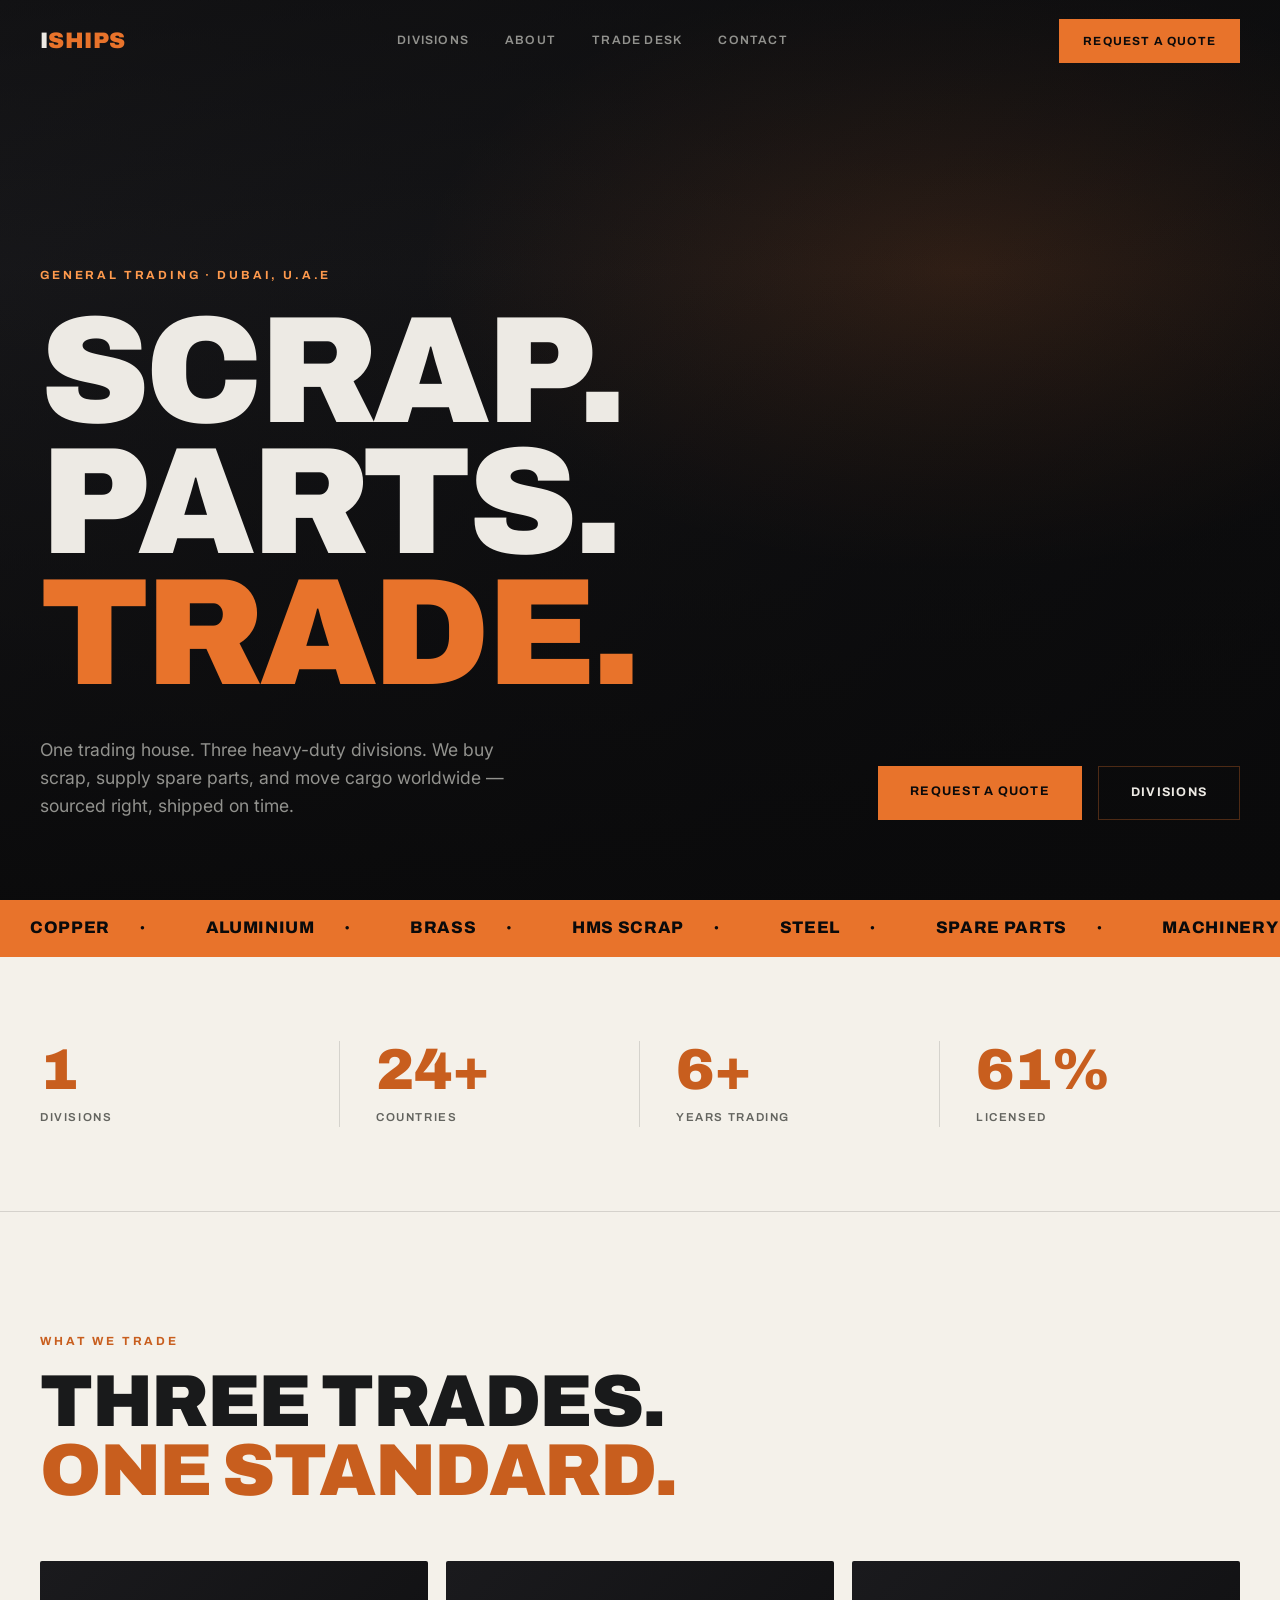
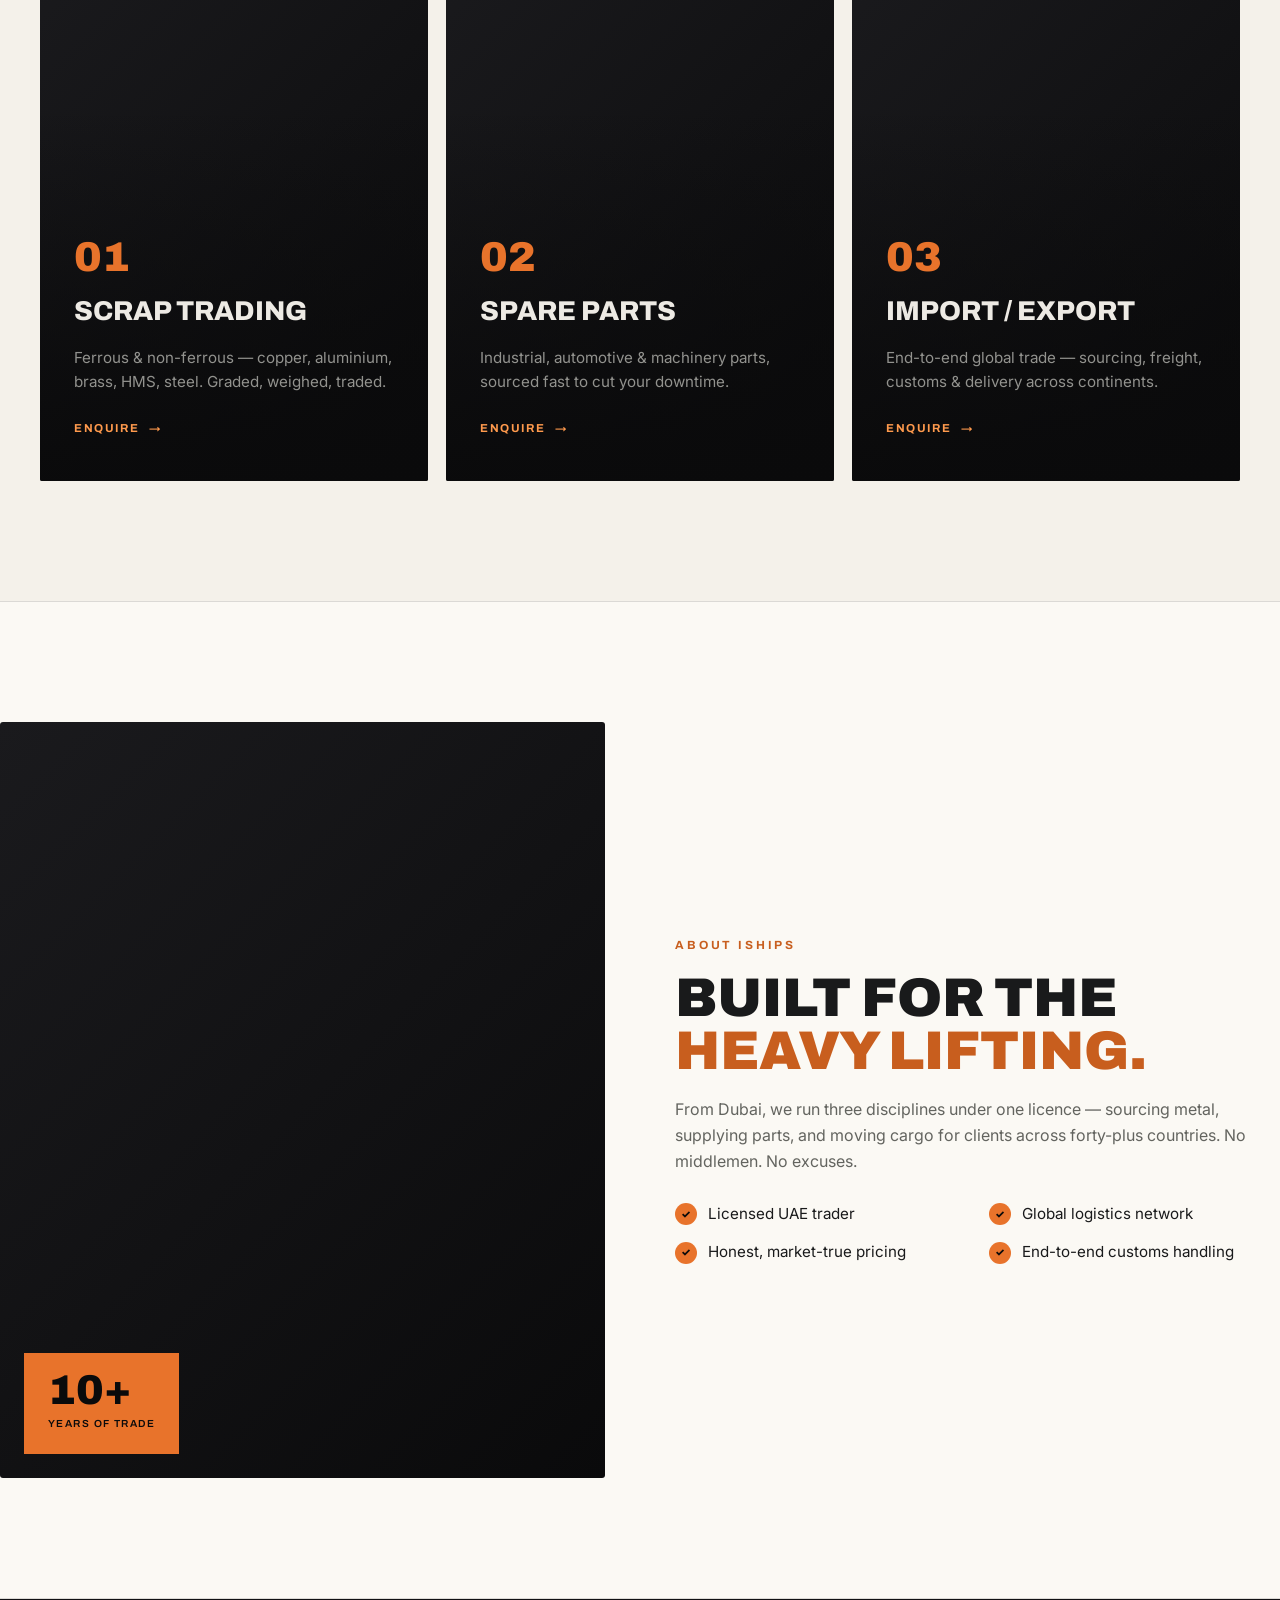
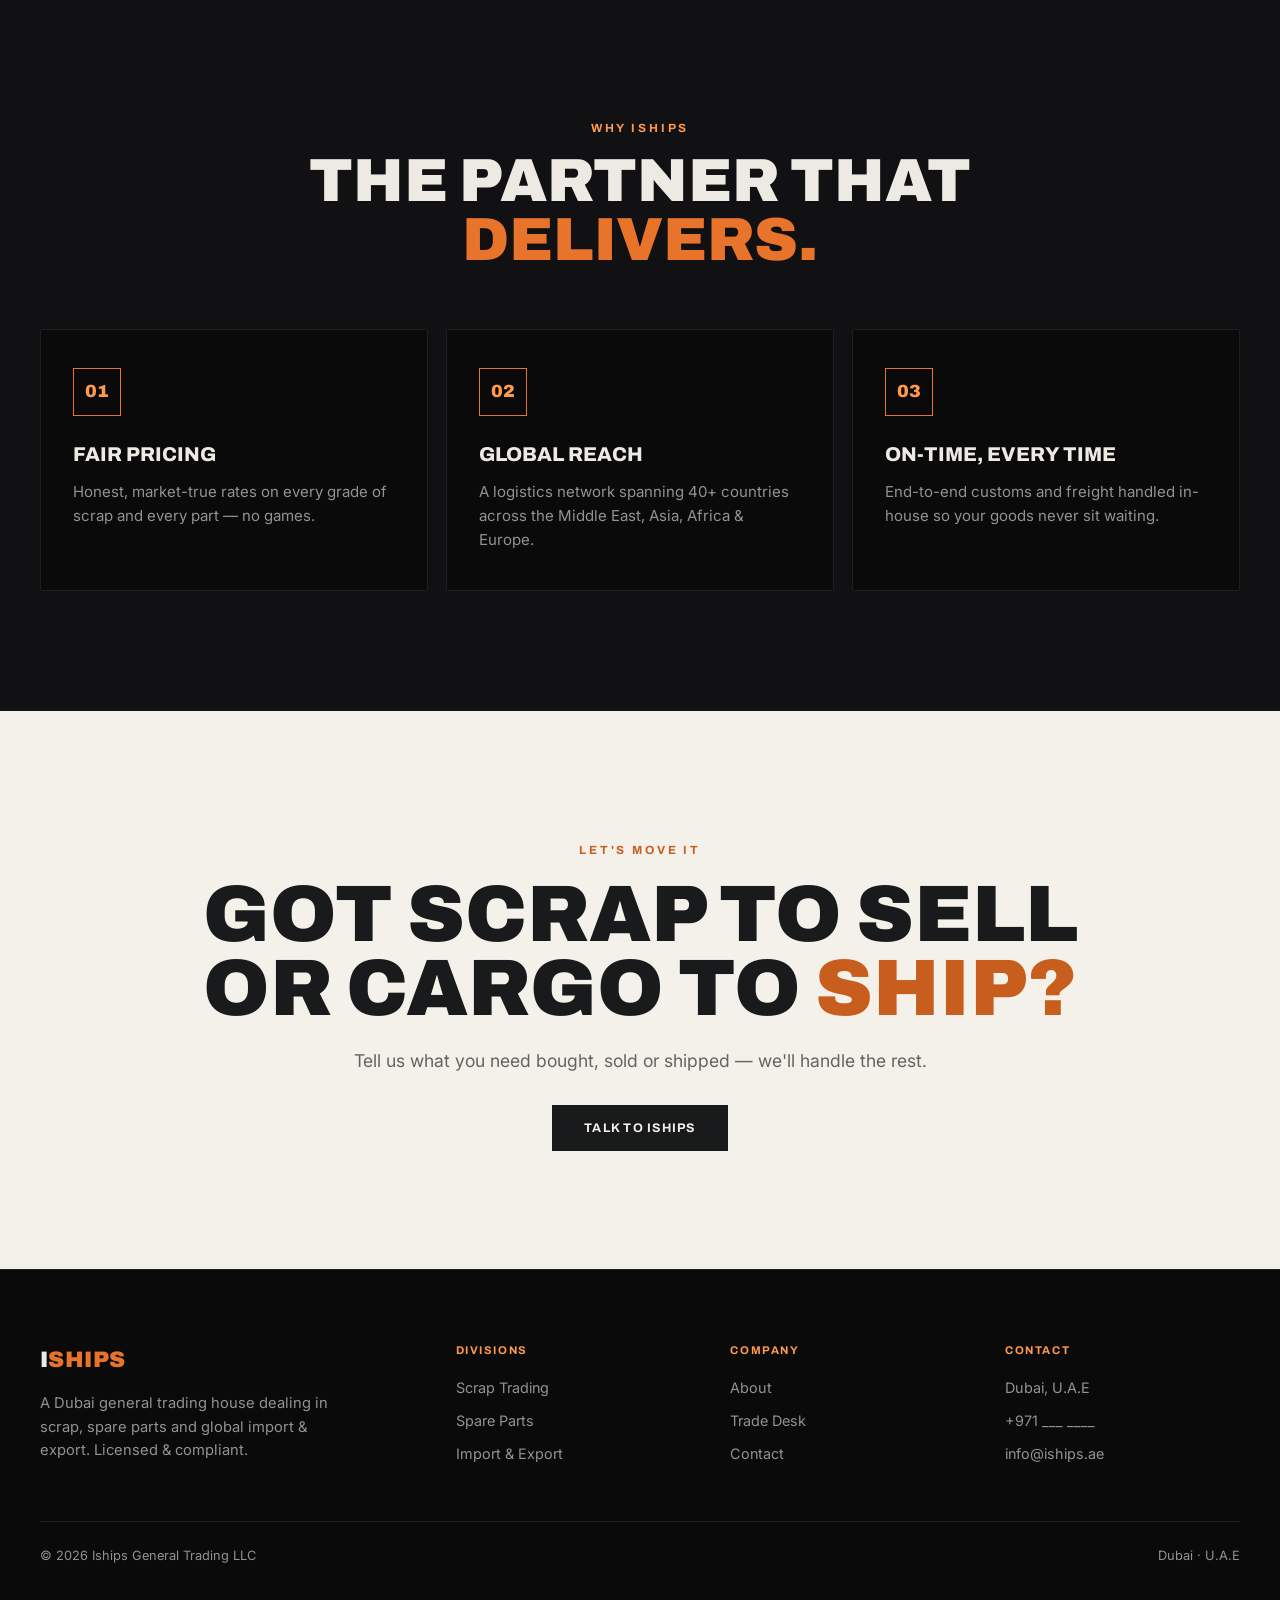
<file: iships-foundry-light.html>
<!DOCTYPE html>
<html lang="en">
<head>
<meta charset="UTF-8">
<meta name="viewport" content="width=device-width, initial-scale=1.0">
<title>Iships General Trading — Foundry Light</title>
<link rel="preconnect" href="https://fonts.googleapis.com">
<link rel="preconnect" href="https://fonts.gstatic.com" crossorigin>
<link href="https://fonts.googleapis.com/css2?family=Archivo:wght@400;600;700;800;900&family=Inter:wght@400;500;600&display=swap" rel="stylesheet">
<style>
  :root{
    /* dark tokens (hero, footer, accent bands) */
    --bg:#0A0A0B; --bg-2:#111113;
    /* light tokens (body sections) */
    --light:#F4F1EA; --light-2:# ECE7DB; --light-2:#ECE7DB; --white:#FBF9F4;
    /* shared */
    --bone:#EDEAE4; --bone-dim:#92928E;
    --ink:#191A1B; --muted:#63645F;
    --amber:#E8732B; --amber-lite:#FF9A4D; --amber-deep:#C85E1E;
    --line-d:rgba(237,234,228,.09);    /* on dark */
    --line-l:rgba(25,26,27,.14);       /* on light */
    --line-amber:rgba(232,115,43,.3);
  }
  *{margin:0;padding:0;box-sizing:border-box}
  html{scroll-behavior:smooth}
  body{background:var(--light);color:var(--ink);font-family:'Inter',sans-serif;line-height:1.6;-webkit-font-smoothing:antialiased;overflow-x:hidden}
  .wrap{max-width:1280px;margin:0 auto;padding:0 40px}
  a{color:inherit;text-decoration:none}
  img{display:block;width:100%;height:100%;object-fit:cover}
  .disp{font-family:'Archivo',sans-serif;font-weight:900;text-transform:uppercase;letter-spacing:-.02em}
  .eyebrow{font-family:'Archivo';font-weight:700;font-size:.74rem;letter-spacing:.24em;text-transform:uppercase;color:var(--amber-deep)}
  .eyebrow.on-dark{color:var(--amber-lite)}
  .rv{opacity:0;transform:translateY(24px);transition:1s cubic-bezier(.2,.7,.2,1)}
  .rv.in{opacity:1;transform:none}
  .ph{position:relative;background:linear-gradient(135deg,#1a1a1d,#0a0a0b);overflow:hidden}
  .ph>img{position:absolute;inset:0}

  /* nav */
  nav{position:fixed;inset:0 0 auto 0;z-index:100;transition:.4s;border-bottom:1px solid transparent}
  nav.solid{background:rgba(244,241,234,.9);backdrop-filter:blur(16px);border-bottom:1px solid var(--line-l)}
  .nav-in{display:flex;align-items:center;justify-content:space-between;height:82px}
  .brand .mk{font-family:'Archivo';font-weight:900;font-size:1.4rem;text-transform:uppercase;letter-spacing:.02em;color:var(--bone);transition:color .4s}
  .brand .mk span{color:var(--amber)}
  nav.solid .brand .mk{color:var(--ink)}
  .nav-links{display:flex;gap:36px;font-family:'Archivo';font-weight:600;font-size:.76rem;text-transform:uppercase;letter-spacing:.1em;color:var(--bone-dim);transition:color .4s}
  nav.solid .nav-links{color:var(--muted)}
  .nav-links a:hover{color:var(--amber)}
  .nav-cta{font-family:'Archivo';font-weight:700;font-size:.74rem;letter-spacing:.1em;text-transform:uppercase;background:var(--amber);color:#0A0A0B;padding:13px 24px;transition:.35s}
  .nav-cta:hover{background:var(--amber-lite)}
  @media(max-width:920px){.nav-links{display:none}}

  /* HERO — dark (keeps Foundry punch) */
  .hero{position:relative;min-height:100vh;display:flex;align-items:flex-end;padding-bottom:80px;background:var(--bg)}
  .hero-bg{position:absolute;inset:0;z-index:0}
  .hero-bg img{opacity:.48}
  .hero-bg::after{content:"";position:absolute;inset:0;background:linear-gradient(180deg,rgba(10,10,11,.5),rgba(10,10,11,.1) 30%,rgba(10,10,11,.92)),radial-gradient(900px 500px at 75% 30%,rgba(232,115,43,.16),transparent 60%)}
  .hero-in{position:relative;z-index:1;width:100%;color:var(--bone)}
  .hero h1{font-family:'Archivo';font-weight:900;font-size:clamp(3.6rem,12vw,9.5rem);line-height:.86;text-transform:uppercase;letter-spacing:-.03em;margin-top:22px}
  .hero h1 span{color:var(--amber)}
  .hero-row{display:flex;justify-content:space-between;align-items:flex-end;gap:40px;flex-wrap:wrap;margin-top:36px}
  .hero p{max-width:44ch;font-size:1.1rem;color:var(--bone-dim)}
  .hero-cta{display:flex;gap:16px;flex-wrap:wrap}
  .btn{background:var(--amber);color:#0A0A0B;padding:16px 32px;font-family:'Archivo';font-weight:700;font-size:.78rem;letter-spacing:.1em;text-transform:uppercase;transition:.35s}
  .btn:hover{background:var(--amber-lite)}
  .btn.dark{background:var(--ink);color:var(--light)}
  .btn.dark:hover{background:var(--amber);color:#0A0A0B}
  .ghost{border:1px solid var(--line-amber);color:var(--bone);padding:16px 32px;font-family:'Archivo';font-weight:700;font-size:.78rem;letter-spacing:.1em;text-transform:uppercase;transition:.35s}
  .ghost:hover{border-color:var(--amber);color:var(--amber-lite)}

  /* MARQUEE — amber */
  .marquee{background:var(--amber);color:#0A0A0B;overflow:hidden}
  .mq{display:flex;white-space:nowrap;animation:scroll 28s linear infinite}
  @keyframes scroll{to{transform:translateX(-50%)}}
  .mq span{font-family:'Archivo';font-weight:800;font-size:1.05rem;text-transform:uppercase;letter-spacing:.04em;padding:15px 30px;display:flex;align-items:center;gap:30px}
  .mq span::after{content:"●";font-size:.5rem}

  /* STATS — light */
  .stats{padding:84px 0;background:var(--light);border-bottom:1px solid var(--line-l)}
  .stats-in{display:grid;grid-template-columns:repeat(4,1fr)}
  .st{padding:0 36px;border-right:1px solid var(--line-l)}
  .st:first-child{padding-left:0}.st:last-child{border-right:none}
  .st .v{font-family:'Archivo';font-weight:900;font-size:3.6rem;line-height:1;color:var(--ink)}
  .st .v span{color:var(--amber-deep)}
  .st .k{font-family:'Archivo';font-weight:600;font-size:.72rem;letter-spacing:.14em;text-transform:uppercase;color:var(--muted);margin-top:10px}
  @media(max-width:780px){.stats-in{grid-template-columns:repeat(2,1fr);gap:40px 0}.st{padding:0 24px}.st:nth-child(2){border-right:none}}

  /* DIVISIONS — light bg, dark image cards (best of both) */
  .sec{padding:120px 0}
  .sec.light{background:var(--light)}
  .sec-head{margin-bottom:56px}
  .sec-head h2{font-family:'Archivo';font-weight:900;font-size:clamp(2.4rem,6vw,4.6rem);text-transform:uppercase;line-height:.94;letter-spacing:-.02em;margin-top:16px;max-width:16ch;color:var(--ink)}
  .sec-head h2 span{color:var(--amber-deep)}
  .divs{display:grid;grid-template-columns:repeat(3,1fr);gap:18px}
  .dv{position:relative;min-height:520px;display:flex;align-items:flex-end;overflow:hidden;border-radius:2px}
  .dv .ph{position:absolute;inset:0}
  .dv .ph img{opacity:.62;transition:transform 1.1s,opacity .5s}
  .dv:hover .ph img{transform:scale(1.08);opacity:.78}
  .dv::after{content:"";position:absolute;inset:0;background:linear-gradient(180deg,transparent 28%,rgba(10,10,11,.96))}
  .dv-c{position:relative;z-index:2;padding:40px 34px 42px;width:100%;color:var(--bone)}
  .dv .rn{font-family:'Archivo';font-weight:900;font-size:2.6rem;color:var(--amber);line-height:.8}
  .dv h3{font-family:'Archivo';font-weight:800;font-size:1.7rem;text-transform:uppercase;margin:16px 0 12px}
  .dv p{color:var(--bone-dim);font-size:.95rem;max-width:34ch}
  .dv .go{margin-top:24px;display:inline-flex;gap:10px;font-family:'Archivo';font-weight:700;font-size:.72rem;letter-spacing:.14em;text-transform:uppercase;color:var(--amber-lite)}
  .dv .go .ar{transition:transform .35s}.dv:hover .go .ar{transform:translateX(8px)}
  @media(max-width:860px){.divs{grid-template-columns:1fr}.dv{min-height:440px}}

  /* ABOUT — light split */
  .about{background:var(--white);border-top:1px solid var(--line-l);border-bottom:1px solid var(--line-l)}
  .about-in{display:grid;grid-template-columns:1fr 1fr;gap:70px;align-items:center;padding:120px 0}
  .about-img{position:relative;border-radius:3px;overflow:hidden;aspect-ratio:4/5}
  .about-img .badge{position:absolute;left:24px;bottom:24px;background:var(--amber);color:#0A0A0B;padding:20px 24px}
  .about-img .badge b{font-family:'Archivo';font-weight:900;font-size:2.6rem;display:block;line-height:.85}
  .about-img .badge span{font-family:'Archivo';font-weight:600;font-size:.64rem;letter-spacing:.14em;text-transform:uppercase}
  .about h2{font-family:'Archivo';font-weight:900;font-size:clamp(2.1rem,4.6vw,3.4rem);text-transform:uppercase;line-height:.98;margin:16px 0 20px;color:var(--ink)}
  .about h2 span{color:var(--amber-deep)}
  .about .lead{color:var(--muted);margin-bottom:28px}
  .checks{display:grid;grid-template-columns:1fr 1fr;gap:14px 22px}
  .checks div{display:flex;align-items:center;gap:11px;font-size:.95rem}
  .checks .tk{width:22px;height:22px;background:var(--amber);color:#0A0A0B;border-radius:50%;display:flex;align-items:center;justify-content:center;font-size:.68rem;font-weight:800;flex-shrink:0}
  @media(max-width:860px){.about-in{grid-template-columns:1fr;gap:44px;padding:90px 0}.checks{grid-template-columns:1fr}}

  /* WHY band — DARK (rhythm punch) */
  .why{background:var(--bg-2);color:var(--bone);padding:120px 0}
  .why-head{text-align:center;max-width:680px;margin:0 auto 60px}
  .why-head h2{font-family:'Archivo';font-weight:900;font-size:clamp(2.2rem,5vw,3.8rem);text-transform:uppercase;line-height:.96;margin-top:14px}
  .why-head h2 span{color:var(--amber)}
  .why-grid{display:grid;grid-template-columns:repeat(3,1fr);gap:18px}
  .why-c{background:var(--bg);border:1px solid var(--line-d);border-radius:2px;padding:38px 32px;transition:.4s}
  .why-c:hover{border-color:var(--line-amber)}
  .why-c .ic{width:48px;height:48px;border:1px solid var(--amber);color:var(--amber-lite);display:flex;align-items:center;justify-content:center;font-family:'Archivo';font-weight:900;font-size:1.1rem;margin-bottom:22px}
  .why-c h3{font-family:'Archivo';font-weight:800;font-size:1.25rem;text-transform:uppercase;margin-bottom:10px}
  .why-c p{color:var(--bone-dim);font-size:.94rem}
  @media(max-width:860px){.why-grid{grid-template-columns:1fr}}

  /* CTA — light with amber */
  .cta{background:var(--light);padding:130px 0;text-align:center}
  .cta h2{font-family:'Archivo';font-weight:900;font-size:clamp(2.6rem,6.5vw,5rem);text-transform:uppercase;line-height:.92;max-width:18ch;margin:18px auto 0;color:var(--ink)}
  .cta h2 span{color:var(--amber-deep)}
  .cta p{color:var(--muted);margin:22px 0 38px;font-size:1.1rem}

  /* FOOTER — dark */
  footer{border-top:1px solid var(--line-d);padding:72px 0 40px;background:var(--bg);color:var(--bone-dim)}
  .foot-grid{display:grid;grid-template-columns:1.6fr 1fr 1fr 1fr;gap:40px;padding-bottom:46px;border-bottom:1px solid var(--line-d)}
  .foot-grid h4{font-family:'Archivo';font-weight:700;font-size:.7rem;letter-spacing:.14em;text-transform:uppercase;color:var(--amber-lite);margin-bottom:16px}
  .foot-grid ul{list-style:none}.foot-grid li{margin-bottom:10px;font-size:.9rem}
  .foot-grid li a:hover{color:var(--bone)}
  .foot-about{font-size:.92rem;max-width:32ch;margin-top:14px}
  .foot-bottom{padding-top:24px;display:flex;justify-content:space-between;flex-wrap:wrap;gap:12px;font-size:.8rem}
  @media(max-width:860px){.foot-grid{grid-template-columns:1fr 1fr}}
</style>
</head>
<body>
<nav id="nav"><div class="wrap nav-in">
  <div class="brand"><span class="mk">I<span>SHIPS</span></span></div>
  <div class="nav-links"><a>Divisions</a><a>About</a><a>Trade Desk</a><a>Contact</a></div>
  <a class="nav-cta">Request a Quote</a>
</div></nav>

<!-- HERO (dark) -->
<header class="hero">
  <div class="hero-bg ph"><img src="https://images.unsplash.com/photo-1605745341112-85968b19335b?w=1600&q=80" onerror="this.remove()"></div>
  <div class="wrap hero-in">
    <div class="eyebrow on-dark rv">General Trading · Dubai, U.A.E</div>
    <h1 class="rv">Scrap.<br>Parts.<br><span>Trade.</span></h1>
    <div class="hero-row">
      <p class="rv">One trading house. Three heavy-duty divisions. We buy scrap, supply spare parts, and move cargo worldwide — sourced right, shipped on time.</p>
      <div class="hero-cta rv"><a class="btn">Request a Quote</a><a class="ghost">Divisions</a></div>
    </div>
  </div>
</header>

<!-- MARQUEE (amber) -->
<div class="marquee"><div class="mq">
  <span>Copper</span><span>Aluminium</span><span>Brass</span><span>HMS Scrap</span><span>Steel</span><span>Spare Parts</span><span>Machinery</span><span>Containers</span>
  <span>Copper</span><span>Aluminium</span><span>Brass</span><span>HMS Scrap</span><span>Steel</span><span>Spare Parts</span><span>Machinery</span><span>Containers</span>
</div></div>

<!-- STATS (light) -->
<section class="stats"><div class="wrap stats-in">
  <div class="st rv"><div class="v"><span class="count" data-to="3">0</span></div><div class="k">Divisions</div></div>
  <div class="st rv"><div class="v"><span class="count" data-to="40">0</span><span>+</span></div><div class="k">Countries</div></div>
  <div class="st rv"><div class="v"><span class="count" data-to="10">0</span><span>+</span></div><div class="k">Years Trading</div></div>
  <div class="st rv"><div class="v"><span class="count" data-to="100">0</span><span>%</span></div><div class="k">Licensed</div></div>
</div></section>

<!-- DIVISIONS (light bg + dark cards) -->
<section class="sec light"><div class="wrap">
  <div class="sec-head"><div class="eyebrow rv">What we trade</div><h2 class="rv">Three trades.<br><span>One standard.</span></h2></div>
  <div class="divs">
    <div class="dv rv"><div class="ph"><img src="https://images.unsplash.com/photo-1561414927-6d86591d0c4f?w=900&q=80" onerror="this.remove()"></div>
      <div class="dv-c"><div class="rn">01</div><h3>Scrap Trading</h3><p>Ferrous &amp; non-ferrous — copper, aluminium, brass, HMS, steel. Graded, weighed, traded.</p><span class="go">Enquire <span class="ar">→</span></span></div></div>
    <div class="dv rv"><div class="ph"><img src="https://images.unsplash.com/photo-1518770660439-4636190af475?w=900&q=80" onerror="this.remove()"></div>
      <div class="dv-c"><div class="rn">02</div><h3>Spare Parts</h3><p>Industrial, automotive &amp; machinery parts, sourced fast to cut your downtime.</p><span class="go">Enquire <span class="ar">→</span></span></div></div>
    <div class="dv rv"><div class="ph"><img src="https://images.unsplash.com/photo-1494412574643-ff11b0a5c1c3?w=900&q=80" onerror="this.remove()"></div>
      <div class="dv-c"><div class="rn">03</div><h3>Import / Export</h3><p>End-to-end global trade — sourcing, freight, customs &amp; delivery across continents.</p><span class="go">Enquire <span class="ar">→</span></span></div></div>
  </div>
</div></section>

<!-- ABOUT (light) -->
<section class="about"><div class="wrap about-in">
  <div class="about-img ph rv"><img src="https://images.unsplash.com/photo-1553413077-190dd305871c?w=1000&q=80" onerror="this.remove()"><div class="badge"><b>10+</b><span>Years of Trade</span></div></div>
  <div class="rv">
    <div class="eyebrow">About Iships</div>
    <h2>Built for the <span>heavy lifting.</span></h2>
    <p class="lead">From Dubai, we run three disciplines under one licence — sourcing metal, supplying parts, and moving cargo for clients across forty-plus countries. No middlemen. No excuses.</p>
    <div class="checks">
      <div><span class="tk">✓</span> Licensed UAE trader</div>
      <div><span class="tk">✓</span> Global logistics network</div>
      <div><span class="tk">✓</span> Honest, market-true pricing</div>
      <div><span class="tk">✓</span> End-to-end customs handling</div>
    </div>
  </div>
</div></section>

<!-- WHY (dark punch) -->
<section class="why"><div class="wrap">
  <div class="why-head"><div class="eyebrow on-dark rv">Why Iships</div><h2 class="rv">The partner that <span>delivers.</span></h2></div>
  <div class="why-grid">
    <div class="why-c rv"><div class="ic">01</div><h3>Fair Pricing</h3><p>Honest, market-true rates on every grade of scrap and every part — no games.</p></div>
    <div class="why-c rv"><div class="ic">02</div><h3>Global Reach</h3><p>A logistics network spanning 40+ countries across the Middle East, Asia, Africa &amp; Europe.</p></div>
    <div class="why-c rv"><div class="ic">03</div><h3>On-Time, Every Time</h3><p>End-to-end customs and freight handled in-house so your goods never sit waiting.</p></div>
  </div>
</div></section>

<!-- CTA (light) -->
<section class="cta"><div class="wrap">
  <div class="eyebrow rv">Let's move it</div>
  <h2 class="rv">Got scrap to sell<br>or cargo to <span>ship?</span></h2>
  <p class="rv">Tell us what you need bought, sold or shipped — we'll handle the rest.</p>
  <a class="btn dark rv">Talk to Iships</a>
</div></section>

<!-- FOOTER (dark) -->
<footer><div class="wrap">
  <div class="foot-grid">
    <div><span class="brand"><span class="mk" style="color:var(--bone)">I<span>SHIPS</span></span></span>
      <p class="foot-about">A Dubai general trading house dealing in scrap, spare parts and global import &amp; export. Licensed &amp; compliant.</p></div>
    <div><h4>Divisions</h4><ul><li><a>Scrap Trading</a></li><li><a>Spare Parts</a></li><li><a>Import &amp; Export</a></li></ul></div>
    <div><h4>Company</h4><ul><li><a>About</a></li><li><a>Trade Desk</a></li><li><a>Contact</a></li></ul></div>
    <div><h4>Contact</h4><ul><li>Dubai, U.A.E</li><li>+971 ___ ____</li><li>info@iships.ae</li></ul></div>
  </div>
  <div class="foot-bottom"><span>© 2026 Iships General Trading LLC</span><span>Dubai · U.A.E</span></div>
</div></footer>

<script>
  const nav=document.getElementById('nav');addEventListener('scroll',()=>nav.classList.toggle('solid',scrollY>40));
  const io=new IntersectionObserver(e=>e.forEach(x=>{if(x.isIntersecting){x.target.classList.add('in');io.unobserve(x.target)}}),{threshold:.12});
  document.querySelectorAll('.rv').forEach((el,i)=>{el.style.transitionDelay=(i%3*90)+'ms';io.observe(el)});
  const cio=new IntersectionObserver(e=>e.forEach(x=>{if(x.isIntersecting){const el=x.target,to=+el.dataset.to;let s=null;const f=t=>{if(!s)s=t;const p=Math.min((t-s)/1400,1);el.textContent=Math.floor(p*to);p<1?requestAnimationFrame(f):el.textContent=to};requestAnimationFrame(f);cio.unobserve(el)}}),{threshold:.5});
  document.querySelectorAll('.count').forEach(el=>cio.observe(el));
</script>
</body>
</html>
</file>
